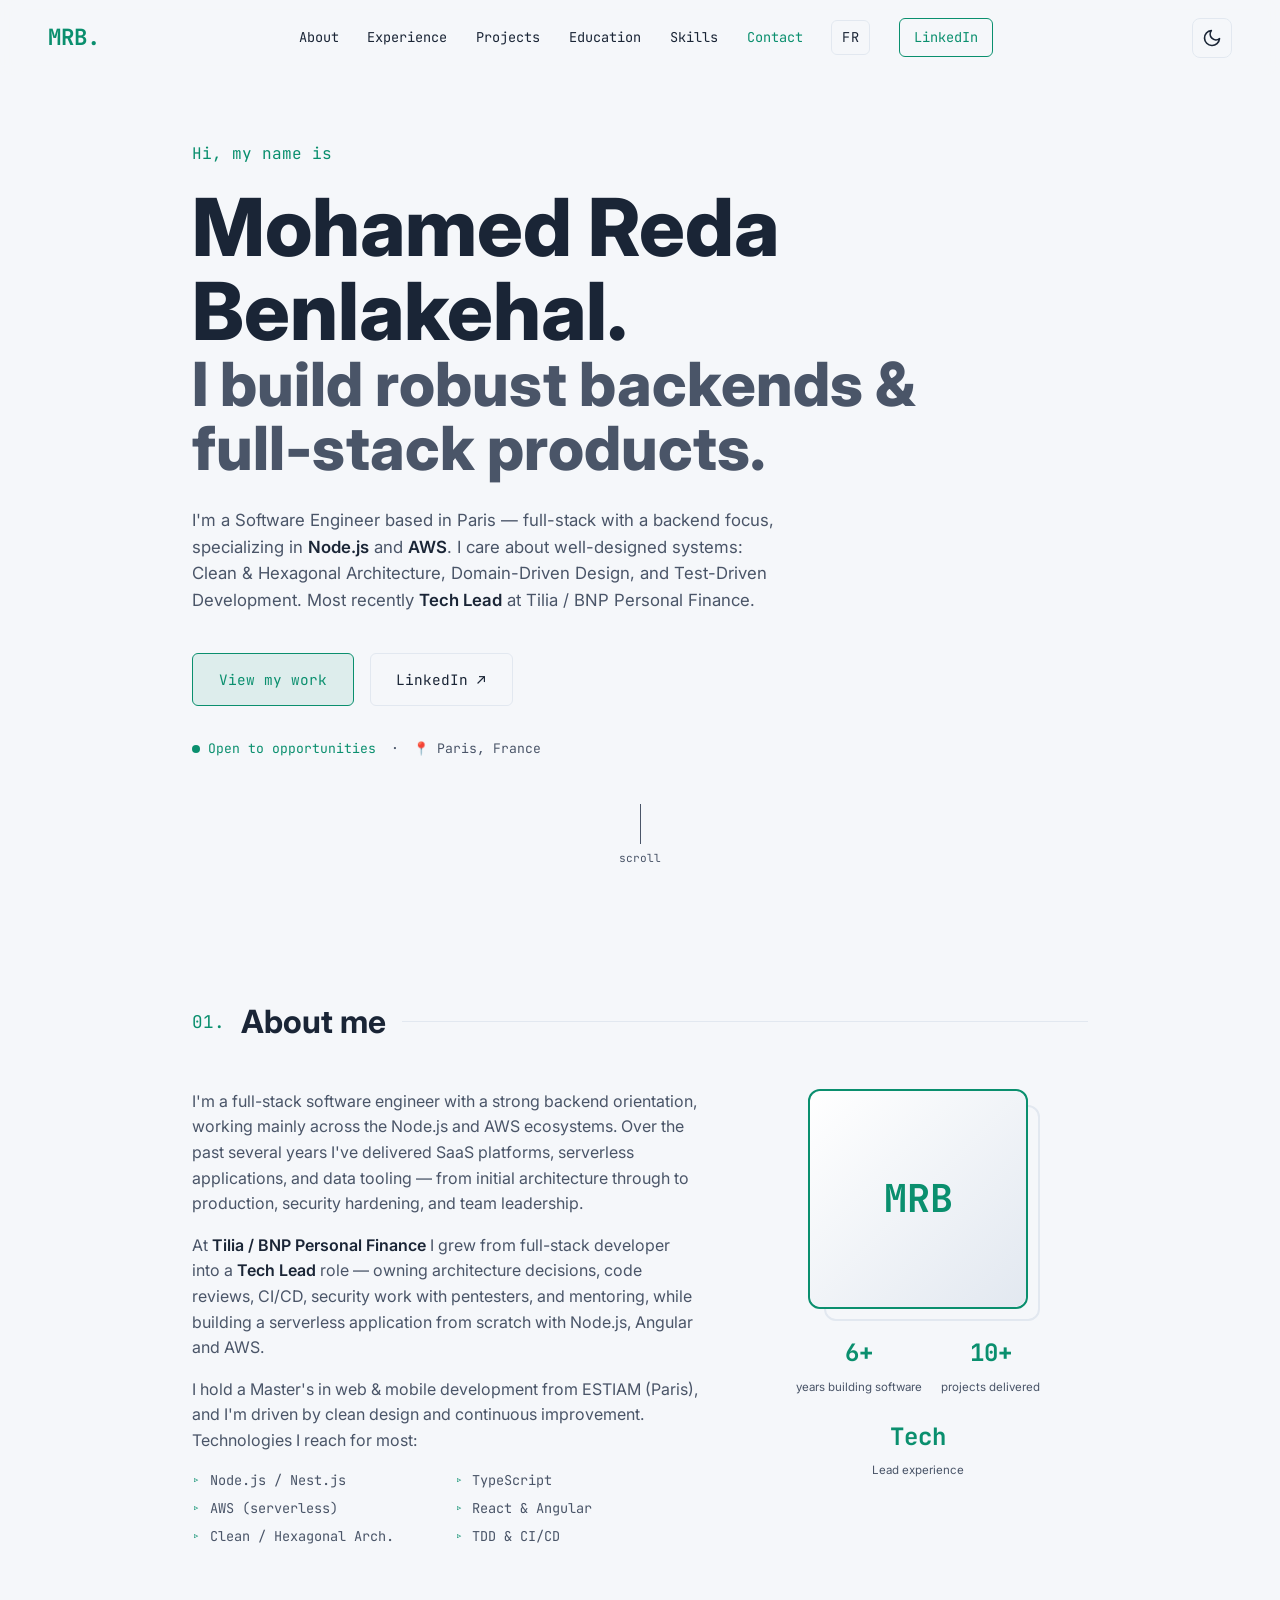
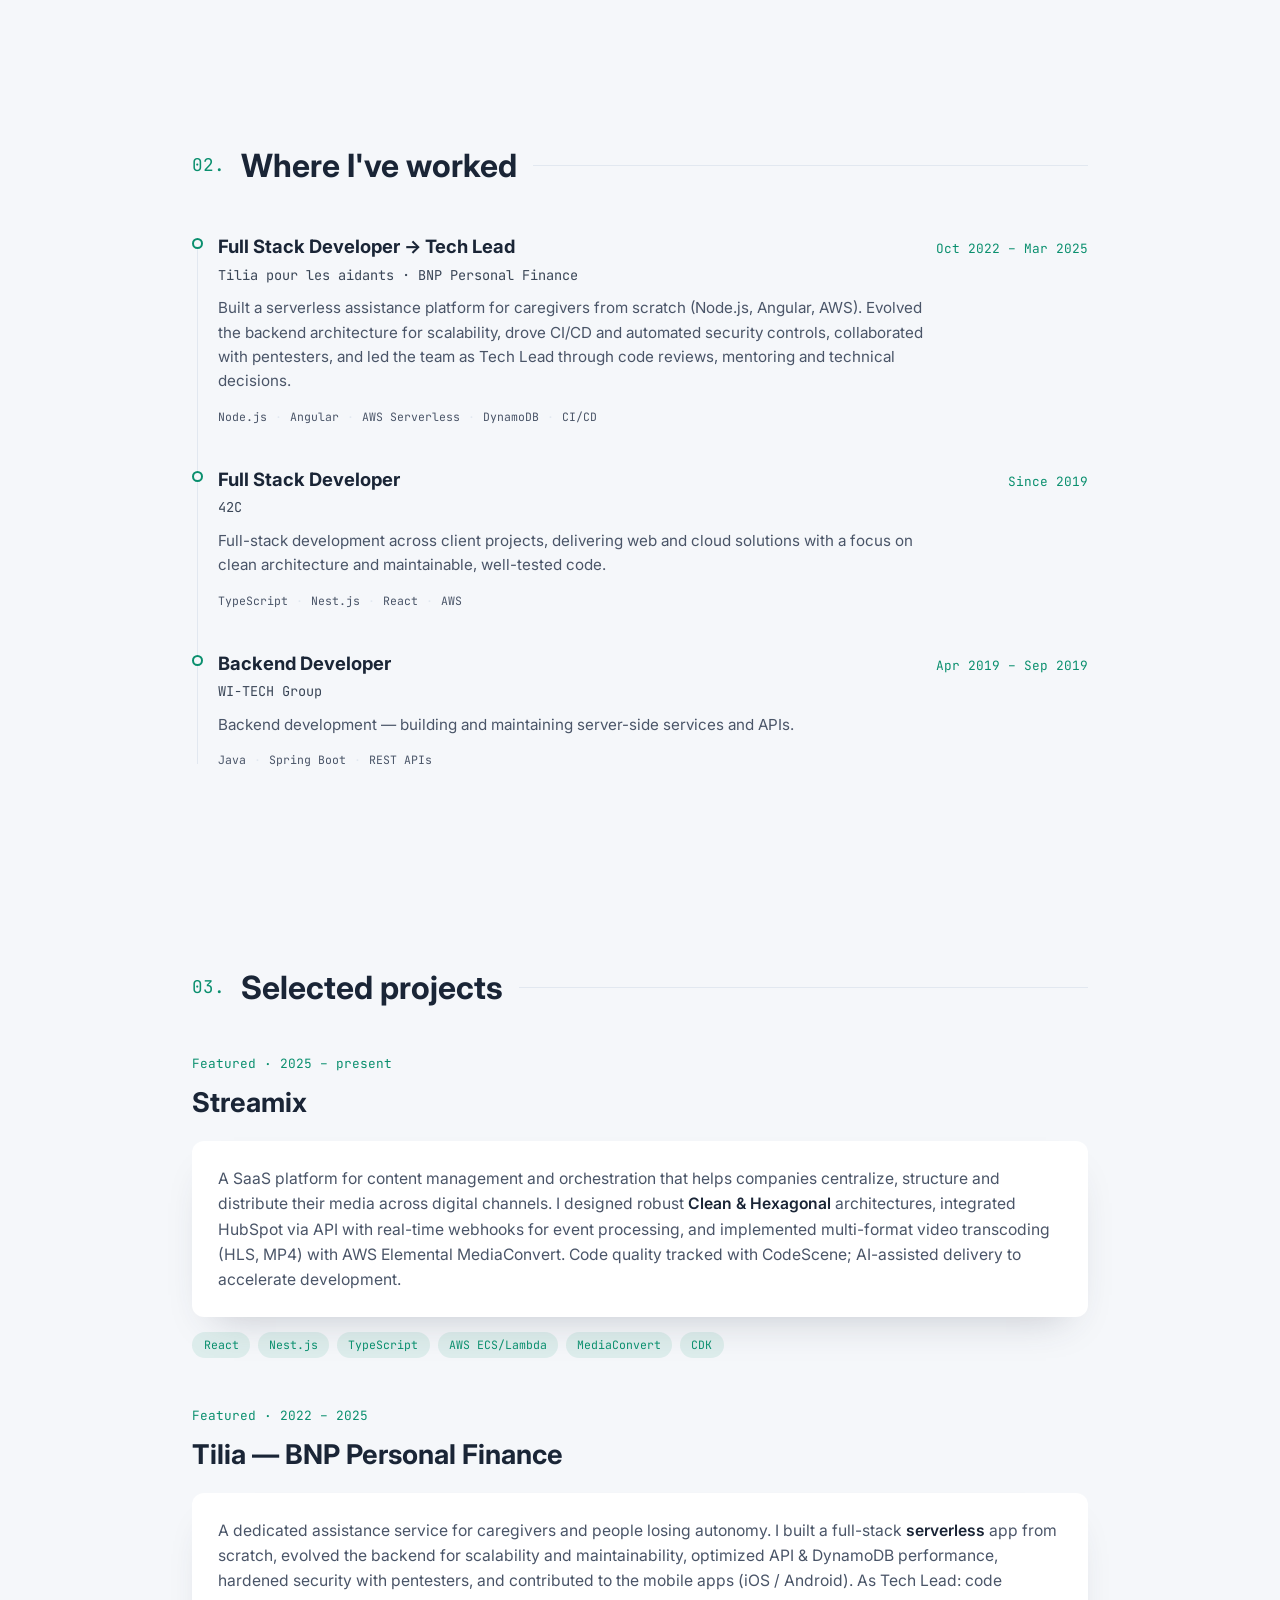
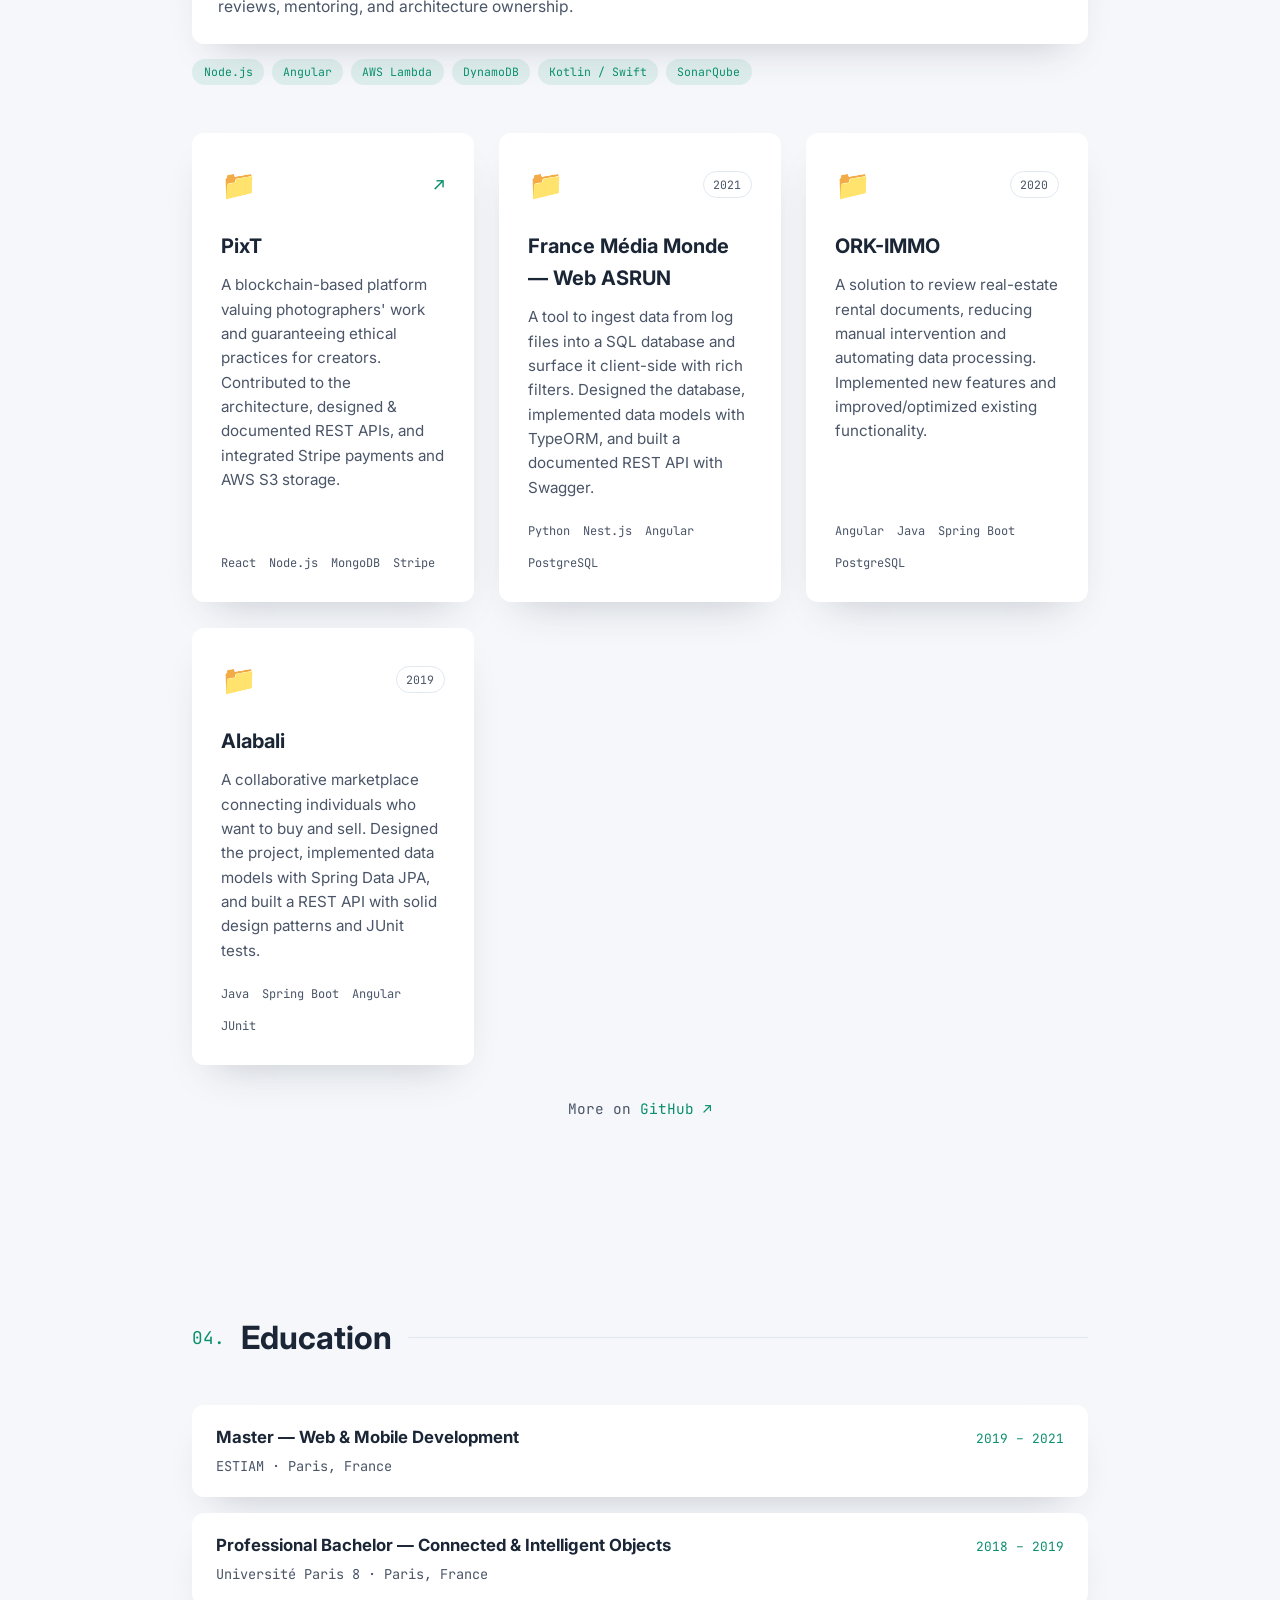
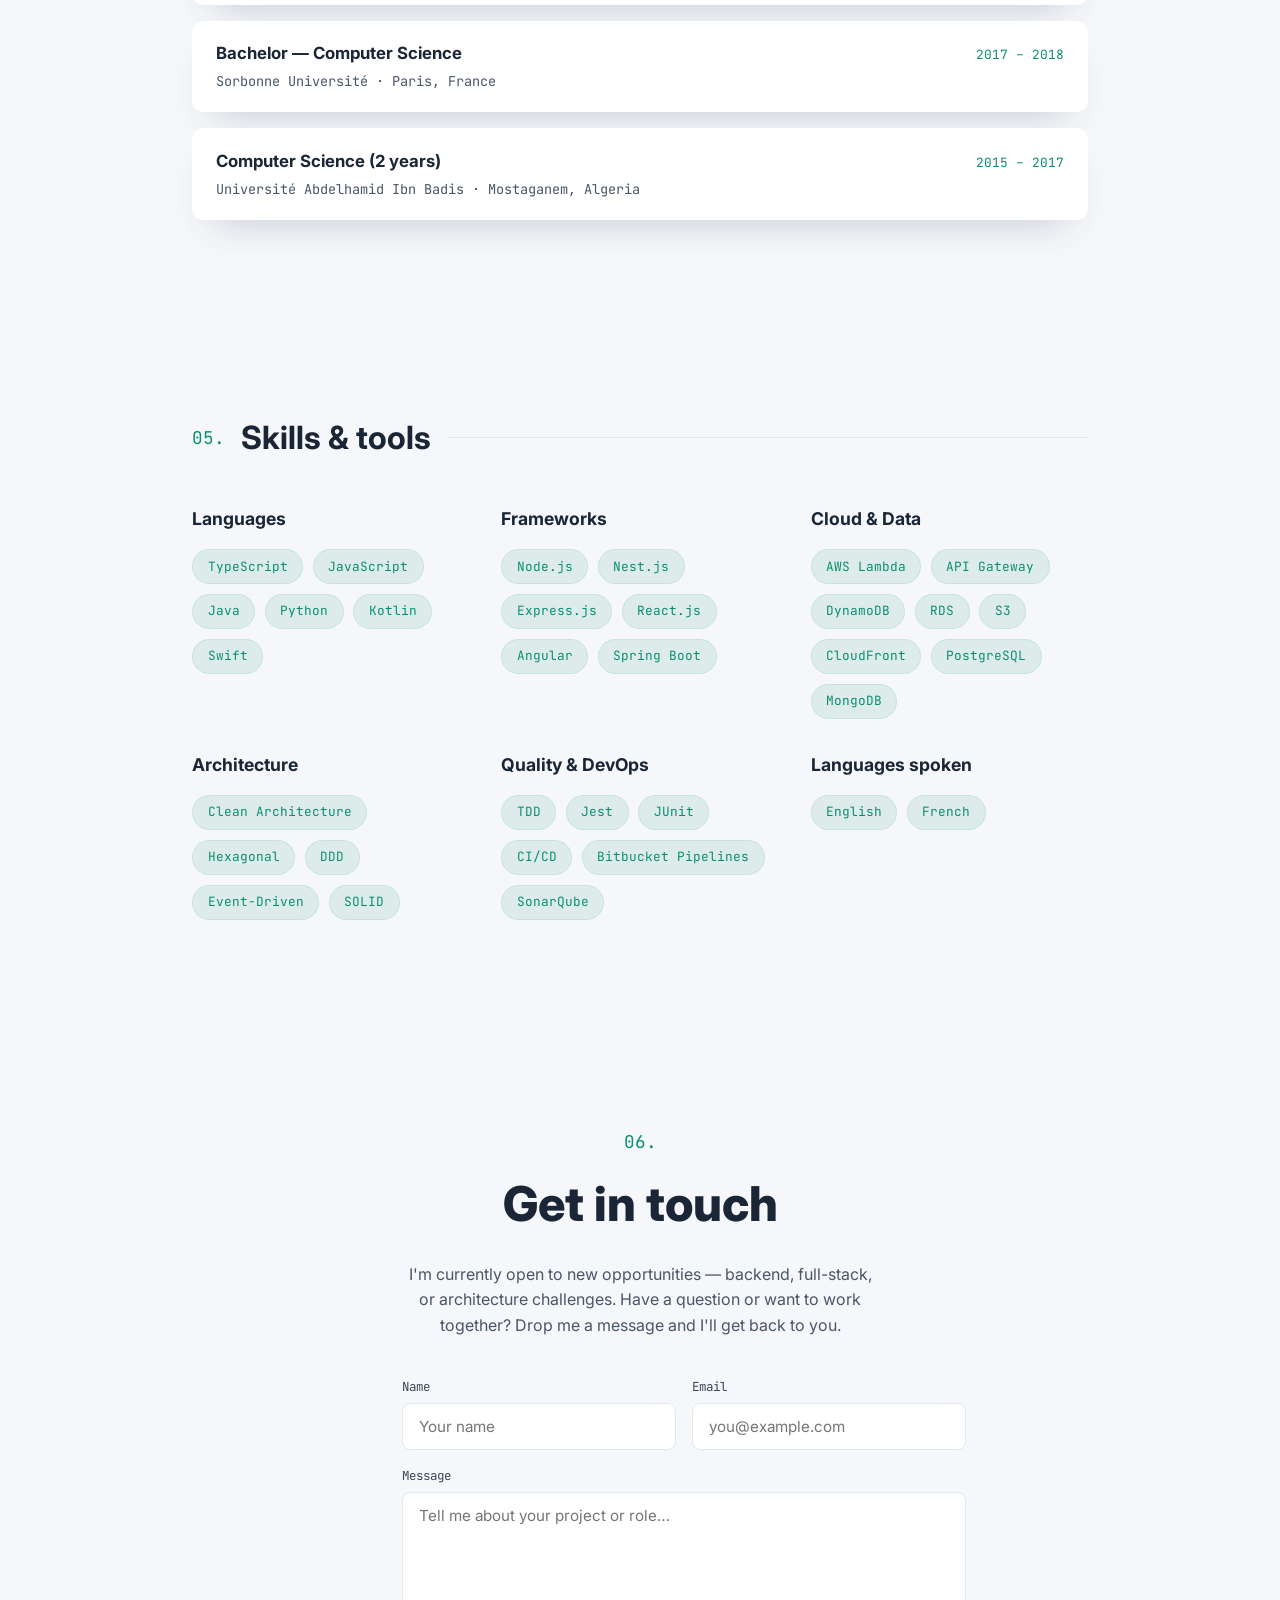
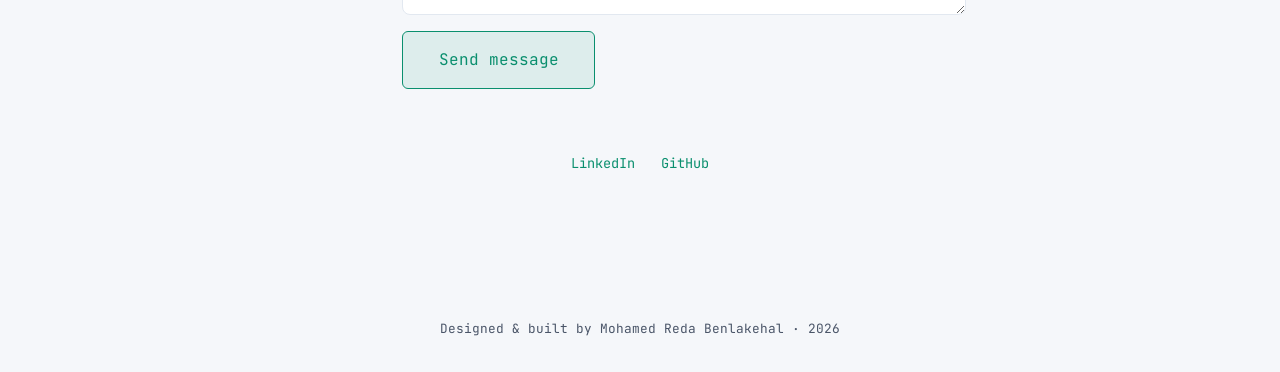
<file: index.html>
<!DOCTYPE html>
<html lang="en" data-theme="dark">
<head>
  <meta charset="UTF-8" />
  <meta name="viewport" content="width=device-width, initial-scale=1.0" />
  <meta name="theme-color" content="#0a192f" />

  <!-- Primary SEO -->
  <title>Mohamed Reda Benlakehal — Software Engineer (Node.js & AWS)</title>
  <meta name="description" content="Mohamed Reda Benlakehal — Software Engineer, Full Stack (backend-focused) with Node.js & AWS. Clean & Hexagonal Architecture, DDD, TDD. Based in Paris, France." />
  <meta name="author" content="Mohamed Reda Benlakehal" />
  <meta name="keywords" content="Mohamed Reda Benlakehal, Software Engineer, Full Stack Developer, Node.js, AWS, TypeScript, Nest.js, Clean Architecture, Paris" />
  <link rel="canonical" href="https://redabenlakehal.github.io/portfolio/" />
  <link rel="alternate" hreflang="en" href="https://redabenlakehal.github.io/portfolio/" />
  <link rel="alternate" hreflang="fr" href="https://redabenlakehal.github.io/portfolio/fr/" />
  <link rel="alternate" hreflang="x-default" href="https://redabenlakehal.github.io/portfolio/" />

  <!-- Open Graph / social preview -->
  <meta property="og:type" content="website" />
  <meta property="og:locale" content="en_US" />
  <meta property="og:locale:alternate" content="fr_FR" />
  <meta property="og:title" content="Mohamed Reda Benlakehal — Software Engineer" />
  <meta property="og:description" content="Full Stack Software Engineer, backend-focused with Node.js & AWS. Clean & Hexagonal Architecture, DDD, TDD." />
  <meta property="og:image" content="https://redabenlakehal.github.io/portfolio/og-image.png" />
  <meta property="og:url" content="https://redabenlakehal.github.io/portfolio/" />
  <meta name="twitter:card" content="summary_large_image" />
  <meta name="twitter:title" content="Mohamed Reda Benlakehal — Software Engineer" />
  <meta name="twitter:description" content="Full Stack Software Engineer, backend-focused with Node.js & AWS." />
  <meta name="twitter:image" content="https://redabenlakehal.github.io/portfolio/og-image.png" />

  <!-- Favicon (inline SVG monogram) -->
  <link rel="icon" href="data:image/svg+xml,%3Csvg xmlns='http://www.w3.org/2000/svg' viewBox='0 0 100 100'%3E%3Crect width='100' height='100' rx='22' fill='%230a192f'/%3E%3Ctext x='50' y='68' font-family='monospace' font-size='46' font-weight='700' fill='%2364ffda' text-anchor='middle'%3EM%3C/text%3E%3C/svg%3E" />

  <!-- Structured data for search engines -->
  <script type="application/ld+json">
  {
    "@context": "https://schema.org",
    "@type": "Person",
    "name": "Mohamed Reda Benlakehal",
    "jobTitle": "Software Engineer — Full Stack (Node.js & AWS)",
    "address": { "@type": "PostalAddress", "addressLocality": "Paris", "addressCountry": "FR" },
    "url": "https://redabenlakehal.github.io/portfolio/",
    "sameAs": [
      "https://www.linkedin.com/in/mohamed-reda-benlakehal",
      "https://github.com/RedaBenlakehal"
    ],
    "knowsAbout": ["Node.js", "AWS", "TypeScript", "Nest.js", "Clean Architecture", "Domain-Driven Design", "Test-Driven Development"]
  }
  </script>

  <link rel="preconnect" href="https://fonts.googleapis.com" />
  <link rel="preconnect" href="https://fonts.gstatic.com" crossorigin />
  <link href="https://fonts.googleapis.com/css2?family=Inter:wght@400;500;600;700;800&family=JetBrains+Mono:wght@400;600&display=swap" rel="stylesheet" />
  <link rel="stylesheet" href="style.css" />

  <!-- Analytics: GoatCounter (privacy-friendly, no cookies, GDPR-safe without a banner).
       Dashboard: https://redabenlakehal.goatcounter.com -->
  <script data-goatcounter="https://redabenlakehal.goatcounter.com/count" async src="//gc.zgo.at/count.js"></script>
</head>
<body>
  <a href="#main" class="skip-link">Skip to content</a>

  <!-- Navigation -->
  <header class="nav" id="nav">
    <a href="#top" class="nav__logo">MRB<span>.</span></a>
    <nav class="nav__links" id="navLinks" aria-label="Primary">
      <a href="#about">About</a>
      <a href="#experience">Experience</a>
      <a href="#projects">Projects</a>
      <a href="#education">Education</a>
      <a href="#skills">Skills</a>
      <a href="#contact">Contact</a>
      <a href="fr/" class="nav__lang" lang="fr" hreflang="fr" aria-label="Voir en français">FR</a>
      <a href="https://www.linkedin.com/in/mohamed-reda-benlakehal" class="nav__cta" target="_blank" rel="noopener">LinkedIn</a>
    </nav>
    <div class="nav__actions">
      <button class="theme-toggle" id="themeToggle" aria-label="Switch color theme" title="Toggle light / dark">
        <svg class="icon-sun" width="20" height="20" viewBox="0 0 24 24" fill="none" stroke="currentColor" stroke-width="2" stroke-linecap="round"><circle cx="12" cy="12" r="4"/><path d="M12 2v2M12 20v2M2 12h2M20 12h2M5 5l1.5 1.5M17.5 17.5L19 19M19 5l-1.5 1.5M6.5 17.5L5 19"/></svg>
        <svg class="icon-moon" width="20" height="20" viewBox="0 0 24 24" fill="none" stroke="currentColor" stroke-width="2" stroke-linecap="round" stroke-linejoin="round"><path d="M21 12.8A9 9 0 1 1 11.2 3 7 7 0 0 0 21 12.8z"/></svg>
      </button>
      <button class="nav__toggle" id="navToggle" aria-label="Toggle menu" aria-expanded="false">
        <span></span><span></span><span></span>
      </button>
    </div>
  </header>

  <!-- Hero -->
  <section class="hero" id="top">
    <div class="hero__inner">
      <p class="hero__eyebrow">Hi, my name is</p>
      <h1 class="hero__title">Mohamed Reda Benlakehal.</h1>
      <h2 class="hero__subtitle">I build robust backends &amp; full-stack products.</h2>
      <p class="hero__text">
        I'm a Software Engineer based in Paris — full-stack with a backend
        focus, specializing in <strong>Node.js</strong> and <strong>AWS</strong>.
        I care about well-designed systems: Clean &amp; Hexagonal Architecture,
        Domain-Driven Design, and Test-Driven Development. Most recently
        <strong>Tech Lead</strong> at Tilia / BNP Personal Finance.
      </p>
      <div class="hero__cta">
        <a href="#projects" class="btn btn--primary">View my work</a>
        <a href="https://www.linkedin.com/in/mohamed-reda-benlakehal" class="btn btn--ghost" target="_blank" rel="noopener">LinkedIn ↗</a>
      </div>
      <div class="hero__meta">
        <span class="hero__status"><span class="dot"></span> Open to opportunities</span>
        <span aria-hidden="true">·</span>
        <span>📍 Paris, France</span>
      </div>
    </div>
    <div class="hero__scroll" aria-hidden="true"><span></span><p>scroll</p></div>
  </section>

  <main id="main">
    <!-- About -->
    <section class="section" id="about">
      <div class="section__head">
        <span class="section__num">01.</span>
        <h2 class="section__title">About me</h2>
        <span class="section__rule"></span>
      </div>
      <div class="about">
        <div class="about__text">
          <p>
            I'm a full-stack software engineer with a strong backend
            orientation, working mainly across the Node.js and AWS ecosystems.
            Over the past several years I've delivered SaaS platforms, serverless
            applications, and data tooling — from initial architecture through to
            production, security hardening, and team leadership.
          </p>
          <p>
            At <strong>Tilia / BNP Personal Finance</strong> I grew from
            full-stack developer into a <strong>Tech Lead</strong> role — owning
            architecture decisions, code reviews, CI/CD, security work with
            pentesters, and mentoring, while building a serverless application
            from scratch with Node.js, Angular and AWS.
          </p>
          <p>
            I hold a Master's in web &amp; mobile development from ESTIAM (Paris),
            and I'm driven by clean design and continuous improvement.
            Technologies I reach for most:
          </p>
          <ul class="about__list">
            <li>Node.js / Nest.js</li>
            <li>TypeScript</li>
            <li>AWS (serverless)</li>
            <li>React &amp; Angular</li>
            <li>Clean / Hexagonal Arch.</li>
            <li>TDD &amp; CI/CD</li>
          </ul>
        </div>
        <div class="about__aside">
          <div class="about__portrait-frame">
            <!-- To use a real photo: replace the div below with
                 <img src="me.jpg" alt="Mohamed Reda Benlakehal" /> -->
            <div class="about__portrait-img" aria-label="Portrait placeholder">MRB</div>
          </div>
          <div class="stats">
            <div class="stat"><span class="stat__num">6+</span><span class="stat__label">years building software</span></div>
            <div class="stat"><span class="stat__num">10+</span><span class="stat__label">projects delivered</span></div>
            <div class="stat"><span class="stat__num">Tech</span><span class="stat__label">Lead experience</span></div>
          </div>
        </div>
      </div>
    </section>

    <!-- Experience -->
    <section class="section" id="experience">
      <div class="section__head">
        <span class="section__num">02.</span>
        <h2 class="section__title">Where I've worked</h2>
        <span class="section__rule"></span>
      </div>
      <div class="timeline">
        <div class="tl">
          <div class="tl__dot"></div>
          <div class="tl__body">
            <div class="tl__head">
              <h3>Full Stack Developer → Tech Lead</h3>
              <span class="tl__date">Oct 2022 – Mar 2025</span>
            </div>
            <p class="tl__org">Tilia pour les aidants · BNP Personal Finance</p>
            <p class="tl__desc">
              Built a serverless assistance platform for caregivers from scratch
              (Node.js, Angular, AWS). Evolved the backend architecture for
              scalability, drove CI/CD and automated security controls,
              collaborated with pentesters, and led the team as Tech Lead through
              code reviews, mentoring and technical decisions.
            </p>
            <ul class="tags"><li>Node.js</li><li>Angular</li><li>AWS Serverless</li><li>DynamoDB</li><li>CI/CD</li></ul>
          </div>
        </div>
        <div class="tl">
          <div class="tl__dot"></div>
          <div class="tl__body">
            <div class="tl__head">
              <h3>Full Stack Developer</h3>
              <span class="tl__date">Since 2019</span>
            </div>
            <p class="tl__org">42C</p>
            <p class="tl__desc">
              Full-stack development across client projects, delivering web and
              cloud solutions with a focus on clean architecture and maintainable,
              well-tested code.
            </p>
            <ul class="tags"><li>TypeScript</li><li>Nest.js</li><li>React</li><li>AWS</li></ul>
          </div>
        </div>
        <div class="tl">
          <div class="tl__dot"></div>
          <div class="tl__body">
            <div class="tl__head">
              <h3>Backend Developer</h3>
              <span class="tl__date">Apr 2019 – Sep 2019</span>
            </div>
            <p class="tl__org">WI-TECH Group</p>
            <p class="tl__desc">
              Backend development — building and maintaining server-side services
              and APIs.
            </p>
            <ul class="tags"><li>Java</li><li>Spring Boot</li><li>REST APIs</li></ul>
          </div>
        </div>
      </div>
    </section>

    <!-- Projects -->
    <section class="section" id="projects">
      <div class="section__head">
        <span class="section__num">03.</span>
        <h2 class="section__title">Selected projects</h2>
        <span class="section__rule"></span>
      </div>

      <!-- Featured -->
      <article class="feature">
        <div class="feature__body">
          <p class="feature__eyebrow">Featured · 2025 – present</p>
          <h3 class="feature__title">Streamix</h3>
          <div class="feature__panel">
            <p>
              A SaaS platform for content management and orchestration that helps
              companies centralize, structure and distribute their media across
              digital channels. I designed robust <strong>Clean &amp; Hexagonal</strong>
              architectures, integrated HubSpot via API with real-time webhooks for
              event processing, and implemented multi-format video transcoding
              (HLS, MP4) with AWS Elemental MediaConvert. Code quality tracked with
              CodeScene; AI-assisted delivery to accelerate development.
            </p>
          </div>
          <ul class="tags tags--accent"><li>React</li><li>Nest.js</li><li>TypeScript</li><li>AWS ECS/Lambda</li><li>MediaConvert</li><li>CDK</li></ul>
        </div>
      </article>

      <article class="feature feature--reverse">
        <div class="feature__body">
          <p class="feature__eyebrow">Featured · 2022 – 2025</p>
          <h3 class="feature__title">Tilia — BNP Personal Finance</h3>
          <div class="feature__panel">
            <p>
              A dedicated assistance service for caregivers and people losing
              autonomy. I built a full-stack <strong>serverless</strong> app from
              scratch, evolved the backend for scalability and maintainability,
              optimized API &amp; DynamoDB performance, hardened security with
              pentesters, and contributed to the mobile apps (iOS / Android). As
              Tech Lead: code reviews, mentoring, and architecture ownership.
            </p>
          </div>
          <ul class="tags tags--accent"><li>Node.js</li><li>Angular</li><li>AWS Lambda</li><li>DynamoDB</li><li>Kotlin / Swift</li><li>SonarQube</li></ul>
        </div>
      </article>

      <!-- Grid of other projects -->
      <div class="projects">
        <article class="card">
          <div class="card__top">
            <span class="card__folder">📁</span>
            <div class="card__links">
              <a href="https://pixt.cloud" target="_blank" rel="noopener" aria-label="Live site">↗</a>
            </div>
          </div>
          <h3 class="card__title">PixT</h3>
          <p class="card__desc">
            A blockchain-based platform valuing photographers' work and
            guaranteeing ethical practices for creators. Contributed to the
            architecture, designed &amp; documented REST APIs, and integrated
            Stripe payments and AWS S3 storage.
          </p>
          <ul class="card__tech"><li>React</li><li>Node.js</li><li>MongoDB</li><li>Stripe</li></ul>
        </article>

        <article class="card">
          <div class="card__top"><span class="card__folder">📁</span><span class="card__badge">2021</span></div>
          <h3 class="card__title">France Média Monde — Web ASRUN</h3>
          <p class="card__desc">
            A tool to ingest data from log files into a SQL database and surface
            it client-side with rich filters. Designed the database, implemented
            data models with TypeORM, and built a documented REST API with Swagger.
          </p>
          <ul class="card__tech"><li>Python</li><li>Nest.js</li><li>Angular</li><li>PostgreSQL</li></ul>
        </article>

        <article class="card">
          <div class="card__top"><span class="card__folder">📁</span><span class="card__badge">2020</span></div>
          <h3 class="card__title">ORK-IMMO</h3>
          <p class="card__desc">
            A solution to review real-estate rental documents, reducing manual
            intervention and automating data processing. Implemented new features
            and improved/optimized existing functionality.
          </p>
          <ul class="card__tech"><li>Angular</li><li>Java</li><li>Spring Boot</li><li>PostgreSQL</li></ul>
        </article>

        <article class="card">
          <div class="card__top"><span class="card__folder">📁</span><span class="card__badge">2019</span></div>
          <h3 class="card__title">Alabali</h3>
          <p class="card__desc">
            A collaborative marketplace connecting individuals who want to buy and
            sell. Designed the project, implemented data models with Spring Data
            JPA, and built a REST API with solid design patterns and JUnit tests.
          </p>
          <ul class="card__tech"><li>Java</li><li>Spring Boot</li><li>Angular</li><li>JUnit</li></ul>
        </article>
      </div>
      <p class="projects__more">
        More on <a href="https://github.com/RedaBenlakehal" target="_blank" rel="noopener">GitHub&nbsp;↗</a>
      </p>
    </section>

    <!-- Education -->
    <section class="section" id="education">
      <div class="section__head">
        <span class="section__num">04.</span>
        <h2 class="section__title">Education</h2>
        <span class="section__rule"></span>
      </div>
      <div class="edu">
        <div class="edu__item">
          <div class="edu__head"><h3>Master — Web &amp; Mobile Development</h3><span>2019 – 2021</span></div>
          <p class="edu__org">ESTIAM · Paris, France</p>
        </div>
        <div class="edu__item">
          <div class="edu__head"><h3>Professional Bachelor — Connected &amp; Intelligent Objects</h3><span>2018 – 2019</span></div>
          <p class="edu__org">Université Paris 8 · Paris, France</p>
        </div>
        <div class="edu__item">
          <div class="edu__head"><h3>Bachelor — Computer Science</h3><span>2017 – 2018</span></div>
          <p class="edu__org">Sorbonne Université · Paris, France</p>
        </div>
        <div class="edu__item">
          <div class="edu__head"><h3>Computer Science (2 years)</h3><span>2015 – 2017</span></div>
          <p class="edu__org">Université Abdelhamid Ibn Badis · Mostaganem, Algeria</p>
        </div>
      </div>
    </section>

    <!-- Skills -->
    <section class="section" id="skills">
      <div class="section__head">
        <span class="section__num">05.</span>
        <h2 class="section__title">Skills &amp; tools</h2>
        <span class="section__rule"></span>
      </div>
      <div class="skills">
        <div class="skills__group">
          <h3>Languages</h3>
          <div class="chips"><span>TypeScript</span><span>JavaScript</span><span>Java</span><span>Python</span><span>Kotlin</span><span>Swift</span></div>
        </div>
        <div class="skills__group">
          <h3>Frameworks</h3>
          <div class="chips"><span>Node.js</span><span>Nest.js</span><span>Express.js</span><span>React.js</span><span>Angular</span><span>Spring Boot</span></div>
        </div>
        <div class="skills__group">
          <h3>Cloud &amp; Data</h3>
          <div class="chips"><span>AWS Lambda</span><span>API Gateway</span><span>DynamoDB</span><span>RDS</span><span>S3</span><span>CloudFront</span><span>PostgreSQL</span><span>MongoDB</span></div>
        </div>
        <div class="skills__group">
          <h3>Architecture</h3>
          <div class="chips"><span>Clean Architecture</span><span>Hexagonal</span><span>DDD</span><span>Event-Driven</span><span>SOLID</span></div>
        </div>
        <div class="skills__group">
          <h3>Quality &amp; DevOps</h3>
          <div class="chips"><span>TDD</span><span>Jest</span><span>JUnit</span><span>CI/CD</span><span>Bitbucket Pipelines</span><span>SonarQube</span></div>
        </div>
        <div class="skills__group">
          <h3>Languages spoken</h3>
          <div class="chips"><span>English</span><span>French</span></div>
        </div>
      </div>
    </section>

    <!-- Contact -->
    <section class="section section--contact" id="contact">
      <span class="section__num section__num--center">06.</span>
      <h2 class="contact__title">Get in touch</h2>
      <p class="contact__text">
        I'm currently open to new opportunities — backend, full-stack, or
        architecture challenges. Have a question or want to work together? Drop me
        a message and I'll get back to you.
      </p>

      <!-- CONTACT FORM: create a free form at https://formspree.io, then replace
           YOUR_FORM_ID below with your endpoint (e.g. xdorwkez). See README. -->
      <form class="cform" id="contactForm" action="https://formspree.io/f/xjgnbrvq" method="POST">
        <!-- Honeypot: hidden from humans; bots that fill it are silently dropped by Formspree -->
        <input type="text" name="_gotcha" tabindex="-1" autocomplete="off" aria-hidden="true" style="position:absolute;left:-9999px;width:1px;height:1px;opacity:0" />
        <div class="cform__row">
          <label class="cform__field">
            <span>Name</span>
            <input type="text" name="name" required autocomplete="name" placeholder="Your name" />
          </label>
          <label class="cform__field">
            <span>Email</span>
            <input type="email" name="email" required autocomplete="email" placeholder="you@example.com" />
          </label>
        </div>
        <label class="cform__field">
          <span>Message</span>
          <textarea name="message" rows="5" required placeholder="Tell me about your project or role…"></textarea>
        </label>
        <button type="submit" class="btn btn--primary btn--lg">Send message</button>
        <p class="cform__status" id="formStatus" role="status" aria-live="polite"></p>
      </form>

      <div class="contact__socials">
        <a href="https://www.linkedin.com/in/mohamed-reda-benlakehal" target="_blank" rel="noopener">LinkedIn</a>
        <a href="https://github.com/RedaBenlakehal" target="_blank" rel="noopener">GitHub</a>
      </div>
    </section>
  </main>

  <footer class="footer">
    <p>Designed &amp; built by Mohamed Reda Benlakehal · <span id="year"></span></p>
  </footer>

  <script src="script.js"></script>
</body>
</html>
</file>
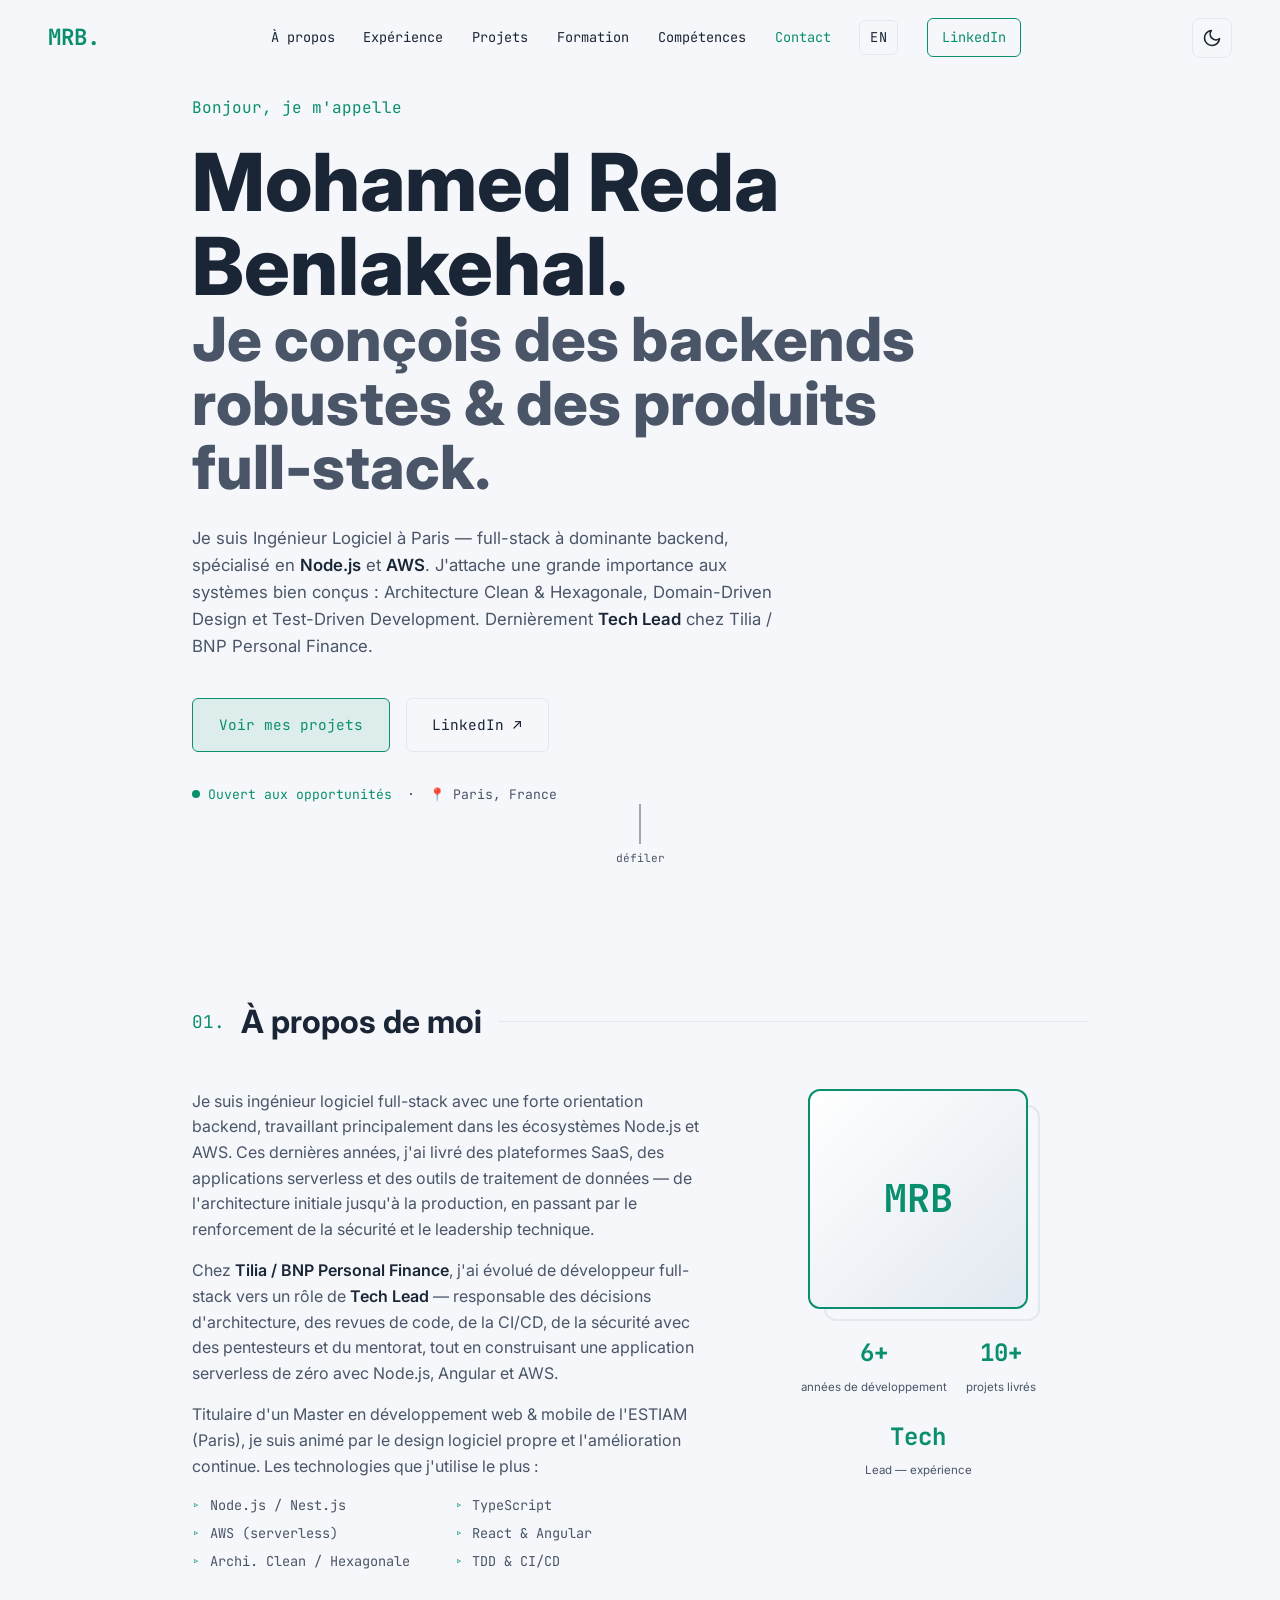
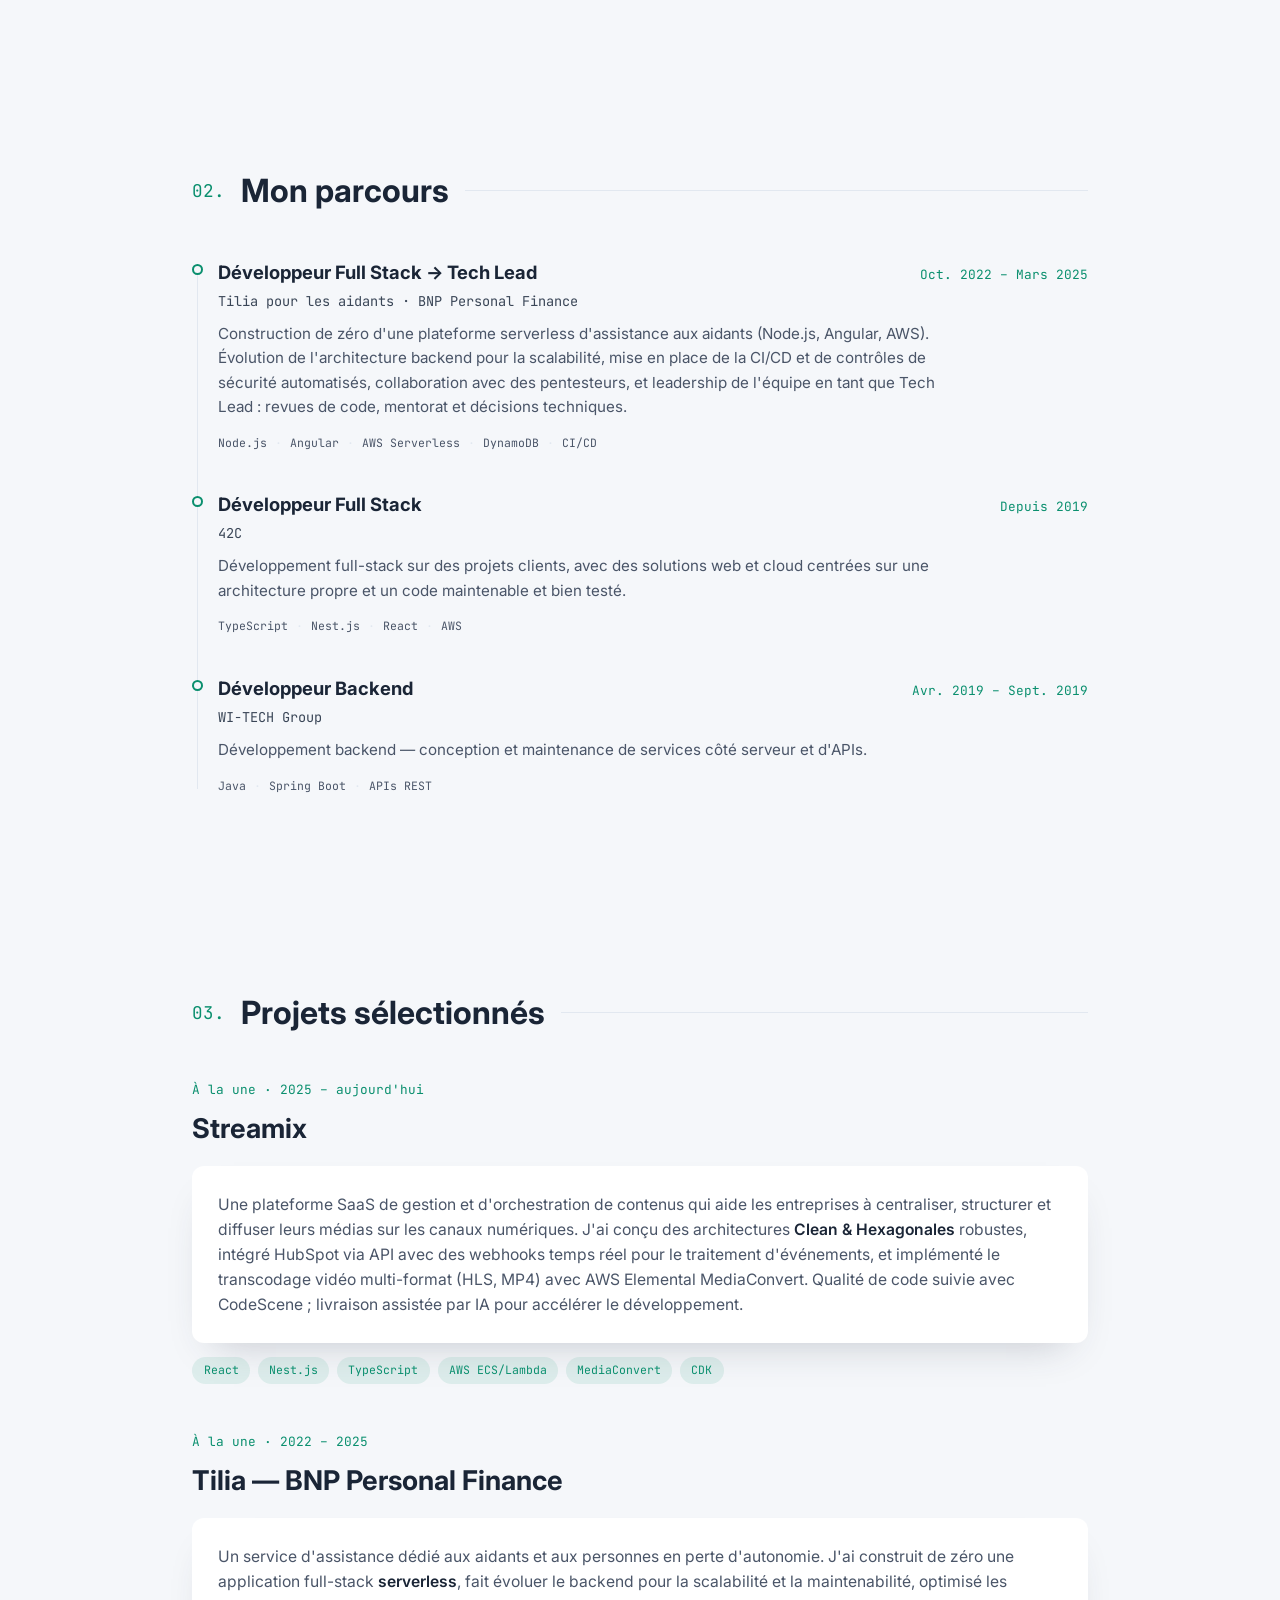
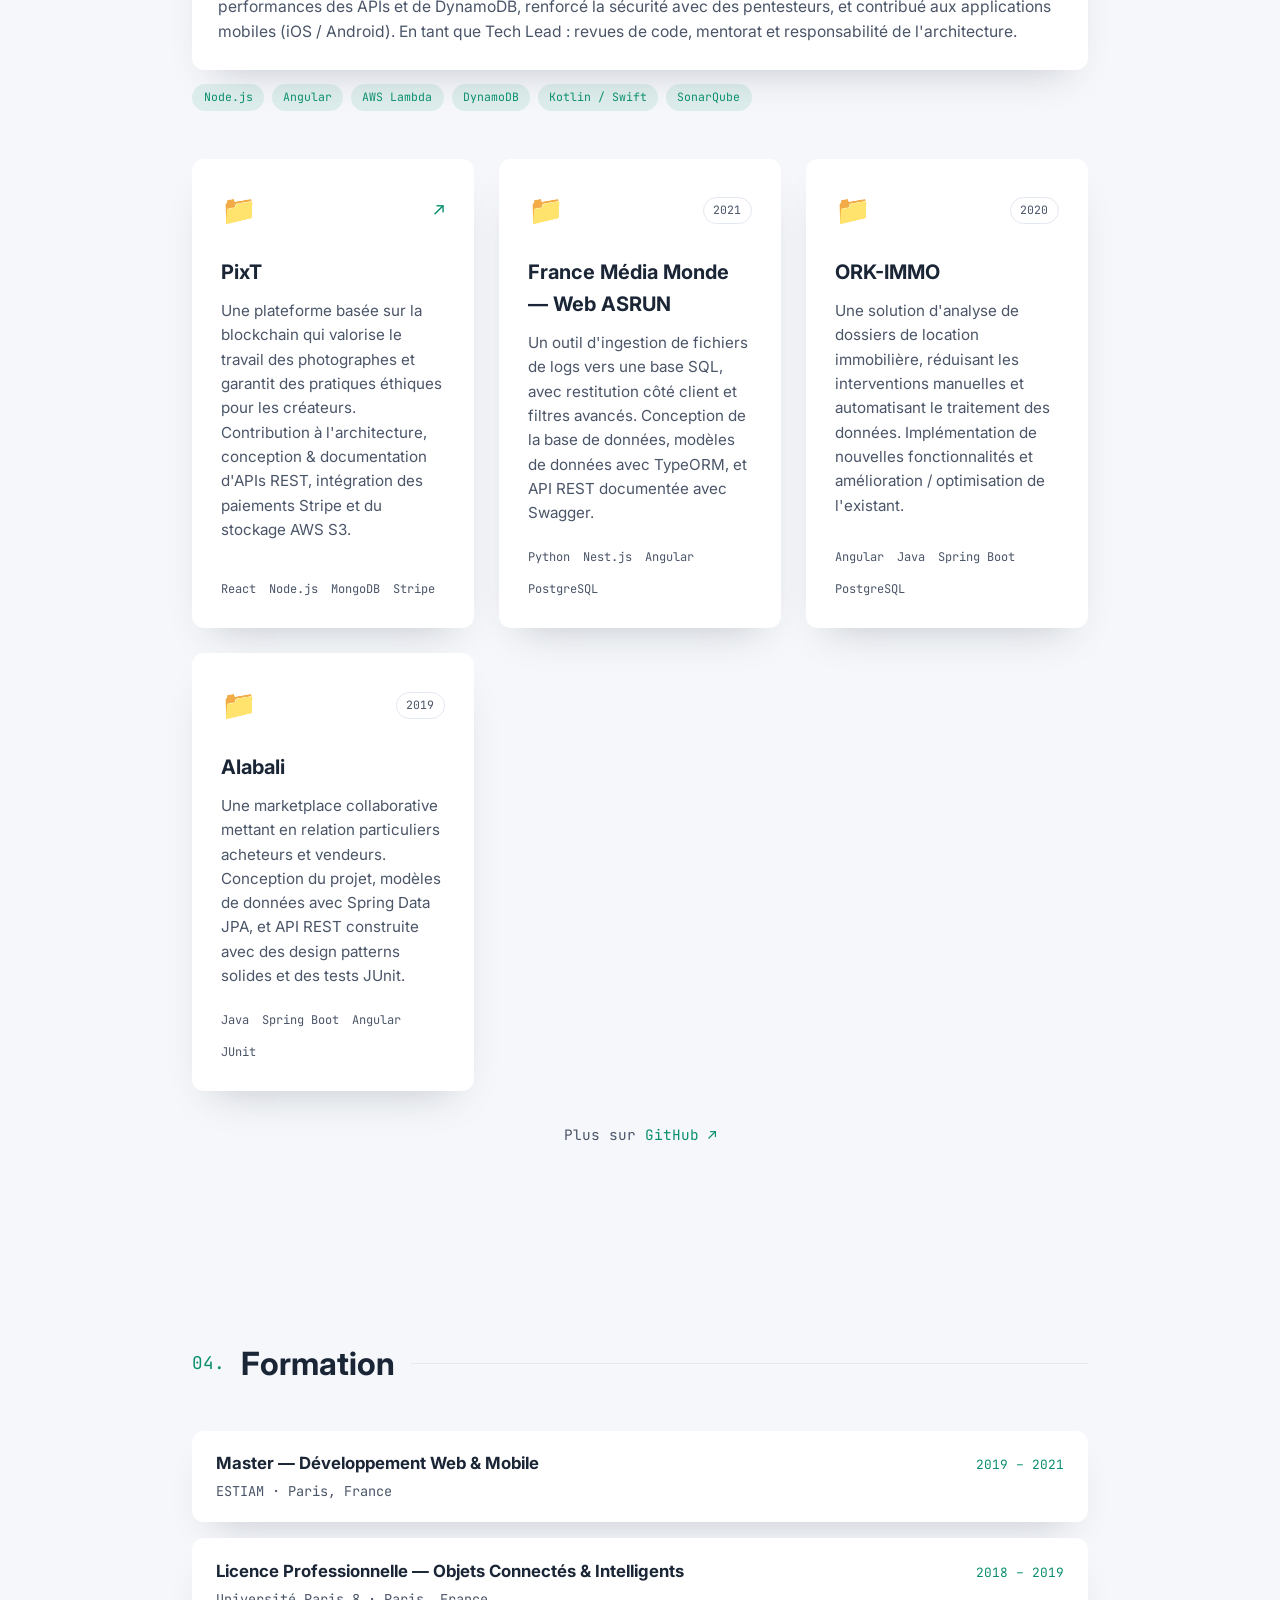
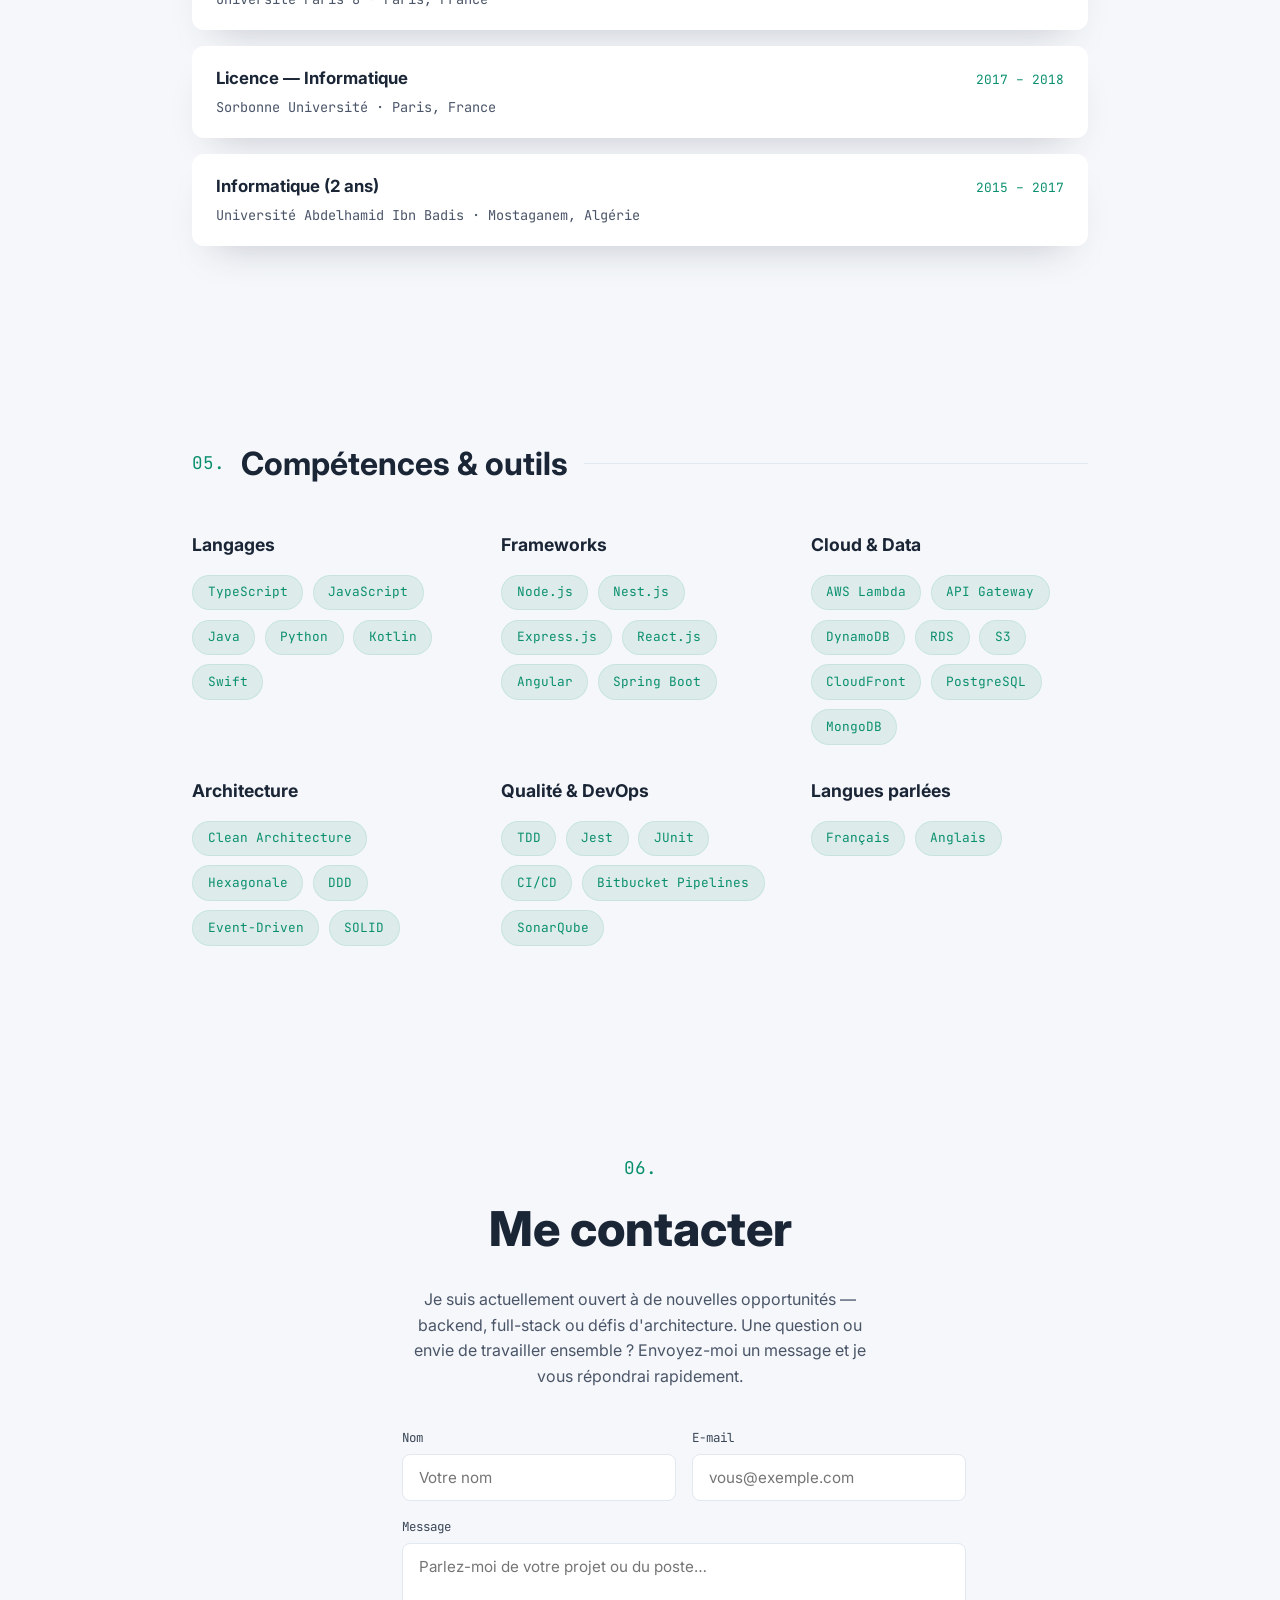
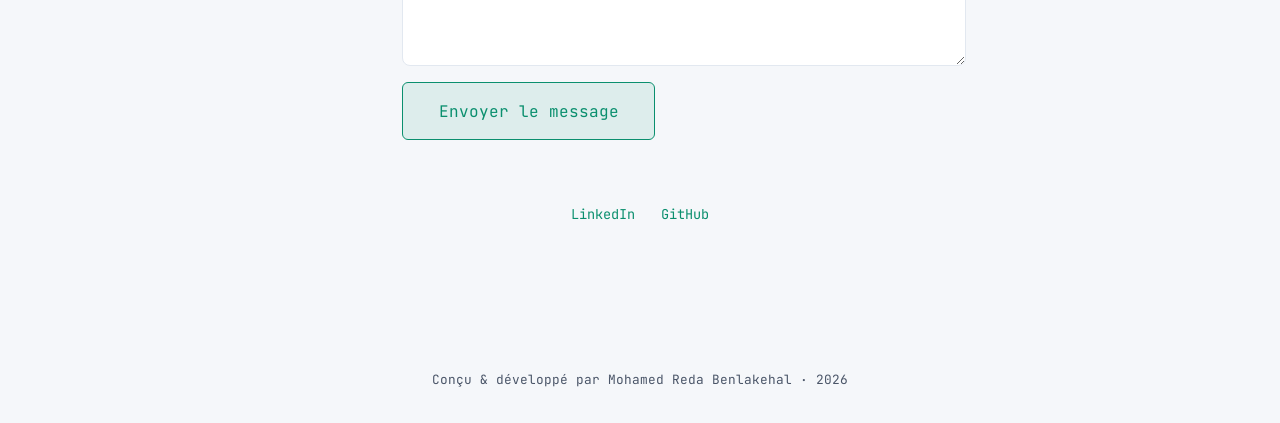
<file: fr/index.html>
<!DOCTYPE html>
<html lang="fr" data-theme="dark">
<head>
  <meta charset="UTF-8" />
  <meta name="viewport" content="width=device-width, initial-scale=1.0" />
  <meta name="theme-color" content="#0a192f" />

  <!-- Primary SEO -->
  <title>Mohamed Reda Benlakehal — Ingénieur Logiciel (Node.js & AWS)</title>
  <meta name="description" content="Mohamed Reda Benlakehal — Ingénieur Logiciel Full Stack (orienté backend) avec Node.js & AWS. Architecture Clean & Hexagonale, DDD, TDD. Basé à Paris, France." />
  <meta name="author" content="Mohamed Reda Benlakehal" />
  <meta name="keywords" content="Mohamed Reda Benlakehal, Ingénieur Logiciel, Développeur Full Stack, Node.js, AWS, TypeScript, Nest.js, Clean Architecture, Paris" />
  <link rel="canonical" href="https://redabenlakehal.github.io/portfolio/fr/" />
  <link rel="alternate" hreflang="en" href="https://redabenlakehal.github.io/portfolio/" />
  <link rel="alternate" hreflang="fr" href="https://redabenlakehal.github.io/portfolio/fr/" />
  <link rel="alternate" hreflang="x-default" href="https://redabenlakehal.github.io/portfolio/" />

  <!-- Open Graph / social preview -->
  <meta property="og:type" content="website" />
  <meta property="og:locale" content="fr_FR" />
  <meta property="og:locale:alternate" content="en_US" />
  <meta property="og:title" content="Mohamed Reda Benlakehal — Ingénieur Logiciel" />
  <meta property="og:description" content="Ingénieur Logiciel Full Stack, orienté backend avec Node.js & AWS. Architecture Clean & Hexagonale, DDD, TDD." />
  <meta property="og:image" content="https://redabenlakehal.github.io/portfolio/og-image.png" />
  <meta property="og:url" content="https://redabenlakehal.github.io/portfolio/fr/" />
  <meta name="twitter:card" content="summary_large_image" />
  <meta name="twitter:title" content="Mohamed Reda Benlakehal — Ingénieur Logiciel" />
  <meta name="twitter:description" content="Ingénieur Logiciel Full Stack, orienté backend avec Node.js & AWS." />
  <meta name="twitter:image" content="https://redabenlakehal.github.io/portfolio/og-image.png" />

  <!-- Favicon (inline SVG monogram) -->
  <link rel="icon" href="data:image/svg+xml,%3Csvg xmlns='http://www.w3.org/2000/svg' viewBox='0 0 100 100'%3E%3Crect width='100' height='100' rx='22' fill='%230a192f'/%3E%3Ctext x='50' y='68' font-family='monospace' font-size='46' font-weight='700' fill='%2364ffda' text-anchor='middle'%3EM%3C/text%3E%3C/svg%3E" />

  <!-- Structured data for search engines -->
  <script type="application/ld+json">
  {
    "@context": "https://schema.org",
    "@type": "Person",
    "name": "Mohamed Reda Benlakehal",
    "jobTitle": "Ingénieur Logiciel — Full Stack (Node.js & AWS)",
    "address": { "@type": "PostalAddress", "addressLocality": "Paris", "addressCountry": "FR" },
    "url": "https://redabenlakehal.github.io/portfolio/fr/",
    "sameAs": [
      "https://www.linkedin.com/in/mohamed-reda-benlakehal",
      "https://github.com/RedaBenlakehal"
    ],
    "knowsAbout": ["Node.js", "AWS", "TypeScript", "Nest.js", "Clean Architecture", "Domain-Driven Design", "Test-Driven Development"]
  }
  </script>

  <link rel="preconnect" href="https://fonts.googleapis.com" />
  <link rel="preconnect" href="https://fonts.gstatic.com" crossorigin />
  <link href="https://fonts.googleapis.com/css2?family=Inter:wght@400;500;600;700;800&family=JetBrains+Mono:wght@400;600&display=swap" rel="stylesheet" />
  <link rel="stylesheet" href="../style.css" />

  <!-- Analytics: GoatCounter (privacy-friendly, no cookies, GDPR-safe without a banner).
       Dashboard: https://redabenlakehal.goatcounter.com -->
  <script data-goatcounter="https://redabenlakehal.goatcounter.com/count" async src="//gc.zgo.at/count.js"></script>
</head>
<body>
  <a href="#main" class="skip-link">Aller au contenu</a>

  <!-- Navigation -->
  <header class="nav" id="nav">
    <a href="#top" class="nav__logo">MRB<span>.</span></a>
    <nav class="nav__links" id="navLinks" aria-label="Navigation principale">
      <a href="#about">À propos</a>
      <a href="#experience">Expérience</a>
      <a href="#projects">Projets</a>
      <a href="#education">Formation</a>
      <a href="#skills">Compétences</a>
      <a href="#contact">Contact</a>
      <a href="../" class="nav__lang" lang="en" hreflang="en" aria-label="Switch to English">EN</a>
      <a href="https://www.linkedin.com/in/mohamed-reda-benlakehal" class="nav__cta" target="_blank" rel="noopener">LinkedIn</a>
    </nav>
    <div class="nav__actions">
      <button class="theme-toggle" id="themeToggle" aria-label="Changer de thème" title="Basculer clair / sombre">
        <svg class="icon-sun" width="20" height="20" viewBox="0 0 24 24" fill="none" stroke="currentColor" stroke-width="2" stroke-linecap="round"><circle cx="12" cy="12" r="4"/><path d="M12 2v2M12 20v2M2 12h2M20 12h2M5 5l1.5 1.5M17.5 17.5L19 19M19 5l-1.5 1.5M6.5 17.5L5 19"/></svg>
        <svg class="icon-moon" width="20" height="20" viewBox="0 0 24 24" fill="none" stroke="currentColor" stroke-width="2" stroke-linecap="round" stroke-linejoin="round"><path d="M21 12.8A9 9 0 1 1 11.2 3 7 7 0 0 0 21 12.8z"/></svg>
      </button>
      <button class="nav__toggle" id="navToggle" aria-label="Ouvrir le menu" aria-expanded="false">
        <span></span><span></span><span></span>
      </button>
    </div>
  </header>

  <!-- Hero -->
  <section class="hero" id="top">
    <div class="hero__inner">
      <p class="hero__eyebrow">Bonjour, je m'appelle</p>
      <h1 class="hero__title">Mohamed Reda Benlakehal.</h1>
      <h2 class="hero__subtitle">Je conçois des backends robustes &amp; des produits full-stack.</h2>
      <p class="hero__text">
        Je suis Ingénieur Logiciel à Paris — full-stack à dominante backend,
        spécialisé en <strong>Node.js</strong> et <strong>AWS</strong>.
        J'attache une grande importance aux systèmes bien conçus : Architecture
        Clean &amp; Hexagonale, Domain-Driven Design et Test-Driven Development.
        Dernièrement <strong>Tech Lead</strong> chez Tilia / BNP Personal Finance.
      </p>
      <div class="hero__cta">
        <a href="#projects" class="btn btn--primary">Voir mes projets</a>
        <a href="https://www.linkedin.com/in/mohamed-reda-benlakehal" class="btn btn--ghost" target="_blank" rel="noopener">LinkedIn ↗</a>
      </div>
      <div class="hero__meta">
        <span class="hero__status"><span class="dot"></span> Ouvert aux opportunités</span>
        <span aria-hidden="true">·</span>
        <span>📍 Paris, France</span>
      </div>
    </div>
    <div class="hero__scroll" aria-hidden="true"><span></span><p>défiler</p></div>
  </section>

  <main id="main">
    <!-- About -->
    <section class="section" id="about">
      <div class="section__head">
        <span class="section__num">01.</span>
        <h2 class="section__title">À propos de moi</h2>
        <span class="section__rule"></span>
      </div>
      <div class="about">
        <div class="about__text">
          <p>
            Je suis ingénieur logiciel full-stack avec une forte orientation
            backend, travaillant principalement dans les écosystèmes Node.js et
            AWS. Ces dernières années, j'ai livré des plateformes SaaS, des
            applications serverless et des outils de traitement de données — de
            l'architecture initiale jusqu'à la production, en passant par le
            renforcement de la sécurité et le leadership technique.
          </p>
          <p>
            Chez <strong>Tilia / BNP Personal Finance</strong>, j'ai évolué de
            développeur full-stack vers un rôle de <strong>Tech Lead</strong> —
            responsable des décisions d'architecture, des revues de code, de la
            CI/CD, de la sécurité avec des pentesteurs et du mentorat, tout en
            construisant une application serverless de zéro avec Node.js, Angular
            et AWS.
          </p>
          <p>
            Titulaire d'un Master en développement web &amp; mobile de l'ESTIAM
            (Paris), je suis animé par le design logiciel propre et l'amélioration
            continue. Les technologies que j'utilise le plus :
          </p>
          <ul class="about__list">
            <li>Node.js / Nest.js</li>
            <li>TypeScript</li>
            <li>AWS (serverless)</li>
            <li>React &amp; Angular</li>
            <li>Archi. Clean / Hexagonale</li>
            <li>TDD &amp; CI/CD</li>
          </ul>
        </div>
        <div class="about__aside">
          <div class="about__portrait-frame">
            <!-- To use a real photo: replace the div below with
                 <img src="../me.jpg" alt="Mohamed Reda Benlakehal" /> -->
            <div class="about__portrait-img" aria-label="Portrait (photo à venir)">MRB</div>
          </div>
          <div class="stats">
            <div class="stat"><span class="stat__num">6+</span><span class="stat__label">années de développement</span></div>
            <div class="stat"><span class="stat__num">10+</span><span class="stat__label">projets livrés</span></div>
            <div class="stat"><span class="stat__num">Tech</span><span class="stat__label">Lead — expérience</span></div>
          </div>
        </div>
      </div>
    </section>

    <!-- Experience -->
    <section class="section" id="experience">
      <div class="section__head">
        <span class="section__num">02.</span>
        <h2 class="section__title">Mon parcours</h2>
        <span class="section__rule"></span>
      </div>
      <div class="timeline">
        <div class="tl">
          <div class="tl__dot"></div>
          <div class="tl__body">
            <div class="tl__head">
              <h3>Développeur Full Stack → Tech Lead</h3>
              <span class="tl__date">Oct. 2022 – Mars 2025</span>
            </div>
            <p class="tl__org">Tilia pour les aidants · BNP Personal Finance</p>
            <p class="tl__desc">
              Construction de zéro d'une plateforme serverless d'assistance aux
              aidants (Node.js, Angular, AWS). Évolution de l'architecture backend
              pour la scalabilité, mise en place de la CI/CD et de contrôles de
              sécurité automatisés, collaboration avec des pentesteurs, et
              leadership de l'équipe en tant que Tech Lead : revues de code,
              mentorat et décisions techniques.
            </p>
            <ul class="tags"><li>Node.js</li><li>Angular</li><li>AWS Serverless</li><li>DynamoDB</li><li>CI/CD</li></ul>
          </div>
        </div>
        <div class="tl">
          <div class="tl__dot"></div>
          <div class="tl__body">
            <div class="tl__head">
              <h3>Développeur Full Stack</h3>
              <span class="tl__date">Depuis 2019</span>
            </div>
            <p class="tl__org">42C</p>
            <p class="tl__desc">
              Développement full-stack sur des projets clients, avec des solutions
              web et cloud centrées sur une architecture propre et un code
              maintenable et bien testé.
            </p>
            <ul class="tags"><li>TypeScript</li><li>Nest.js</li><li>React</li><li>AWS</li></ul>
          </div>
        </div>
        <div class="tl">
          <div class="tl__dot"></div>
          <div class="tl__body">
            <div class="tl__head">
              <h3>Développeur Backend</h3>
              <span class="tl__date">Avr. 2019 – Sept. 2019</span>
            </div>
            <p class="tl__org">WI-TECH Group</p>
            <p class="tl__desc">
              Développement backend — conception et maintenance de services côté
              serveur et d'APIs.
            </p>
            <ul class="tags"><li>Java</li><li>Spring Boot</li><li>APIs REST</li></ul>
          </div>
        </div>
      </div>
    </section>

    <!-- Projects -->
    <section class="section" id="projects">
      <div class="section__head">
        <span class="section__num">03.</span>
        <h2 class="section__title">Projets sélectionnés</h2>
        <span class="section__rule"></span>
      </div>

      <!-- Featured -->
      <article class="feature">
        <div class="feature__body">
          <p class="feature__eyebrow">À la une · 2025 – aujourd'hui</p>
          <h3 class="feature__title">Streamix</h3>
          <div class="feature__panel">
            <p>
              Une plateforme SaaS de gestion et d'orchestration de contenus qui
              aide les entreprises à centraliser, structurer et diffuser leurs
              médias sur les canaux numériques. J'ai conçu des architectures
              <strong>Clean &amp; Hexagonales</strong> robustes, intégré HubSpot
              via API avec des webhooks temps réel pour le traitement
              d'événements, et implémenté le transcodage vidéo multi-format
              (HLS, MP4) avec AWS Elemental MediaConvert. Qualité de code suivie
              avec CodeScene ; livraison assistée par IA pour accélérer le
              développement.
            </p>
          </div>
          <ul class="tags tags--accent"><li>React</li><li>Nest.js</li><li>TypeScript</li><li>AWS ECS/Lambda</li><li>MediaConvert</li><li>CDK</li></ul>
        </div>
      </article>

      <article class="feature feature--reverse">
        <div class="feature__body">
          <p class="feature__eyebrow">À la une · 2022 – 2025</p>
          <h3 class="feature__title">Tilia — BNP Personal Finance</h3>
          <div class="feature__panel">
            <p>
              Un service d'assistance dédié aux aidants et aux personnes en perte
              d'autonomie. J'ai construit de zéro une application full-stack
              <strong>serverless</strong>, fait évoluer le backend pour la
              scalabilité et la maintenabilité, optimisé les performances des APIs
              et de DynamoDB, renforcé la sécurité avec des pentesteurs, et
              contribué aux applications mobiles (iOS / Android). En tant que Tech
              Lead : revues de code, mentorat et responsabilité de l'architecture.
            </p>
          </div>
          <ul class="tags tags--accent"><li>Node.js</li><li>Angular</li><li>AWS Lambda</li><li>DynamoDB</li><li>Kotlin / Swift</li><li>SonarQube</li></ul>
        </div>
      </article>

      <!-- Grid of other projects -->
      <div class="projects">
        <article class="card">
          <div class="card__top">
            <span class="card__folder">📁</span>
            <div class="card__links">
              <a href="https://pixt.cloud" target="_blank" rel="noopener" aria-label="Site en ligne">↗</a>
            </div>
          </div>
          <h3 class="card__title">PixT</h3>
          <p class="card__desc">
            Une plateforme basée sur la blockchain qui valorise le travail des
            photographes et garantit des pratiques éthiques pour les créateurs.
            Contribution à l'architecture, conception &amp; documentation d'APIs
            REST, intégration des paiements Stripe et du stockage AWS S3.
          </p>
          <ul class="card__tech"><li>React</li><li>Node.js</li><li>MongoDB</li><li>Stripe</li></ul>
        </article>

        <article class="card">
          <div class="card__top"><span class="card__folder">📁</span><span class="card__badge">2021</span></div>
          <h3 class="card__title">France Média Monde — Web ASRUN</h3>
          <p class="card__desc">
            Un outil d'ingestion de fichiers de logs vers une base SQL, avec
            restitution côté client et filtres avancés. Conception de la base de
            données, modèles de données avec TypeORM, et API REST documentée avec
            Swagger.
          </p>
          <ul class="card__tech"><li>Python</li><li>Nest.js</li><li>Angular</li><li>PostgreSQL</li></ul>
        </article>

        <article class="card">
          <div class="card__top"><span class="card__folder">📁</span><span class="card__badge">2020</span></div>
          <h3 class="card__title">ORK-IMMO</h3>
          <p class="card__desc">
            Une solution d'analyse de dossiers de location immobilière, réduisant
            les interventions manuelles et automatisant le traitement des données.
            Implémentation de nouvelles fonctionnalités et amélioration /
            optimisation de l'existant.
          </p>
          <ul class="card__tech"><li>Angular</li><li>Java</li><li>Spring Boot</li><li>PostgreSQL</li></ul>
        </article>

        <article class="card">
          <div class="card__top"><span class="card__folder">📁</span><span class="card__badge">2019</span></div>
          <h3 class="card__title">Alabali</h3>
          <p class="card__desc">
            Une marketplace collaborative mettant en relation particuliers
            acheteurs et vendeurs. Conception du projet, modèles de données avec
            Spring Data JPA, et API REST construite avec des design patterns
            solides et des tests JUnit.
          </p>
          <ul class="card__tech"><li>Java</li><li>Spring Boot</li><li>Angular</li><li>JUnit</li></ul>
        </article>
      </div>
      <p class="projects__more">
        Plus sur <a href="https://github.com/RedaBenlakehal" target="_blank" rel="noopener">GitHub&nbsp;↗</a>
      </p>
    </section>

    <!-- Education -->
    <section class="section" id="education">
      <div class="section__head">
        <span class="section__num">04.</span>
        <h2 class="section__title">Formation</h2>
        <span class="section__rule"></span>
      </div>
      <div class="edu">
        <div class="edu__item">
          <div class="edu__head"><h3>Master — Développement Web &amp; Mobile</h3><span>2019 – 2021</span></div>
          <p class="edu__org">ESTIAM · Paris, France</p>
        </div>
        <div class="edu__item">
          <div class="edu__head"><h3>Licence Professionnelle — Objets Connectés &amp; Intelligents</h3><span>2018 – 2019</span></div>
          <p class="edu__org">Université Paris 8 · Paris, France</p>
        </div>
        <div class="edu__item">
          <div class="edu__head"><h3>Licence — Informatique</h3><span>2017 – 2018</span></div>
          <p class="edu__org">Sorbonne Université · Paris, France</p>
        </div>
        <div class="edu__item">
          <div class="edu__head"><h3>Informatique (2 ans)</h3><span>2015 – 2017</span></div>
          <p class="edu__org">Université Abdelhamid Ibn Badis · Mostaganem, Algérie</p>
        </div>
      </div>
    </section>

    <!-- Skills -->
    <section class="section" id="skills">
      <div class="section__head">
        <span class="section__num">05.</span>
        <h2 class="section__title">Compétences &amp; outils</h2>
        <span class="section__rule"></span>
      </div>
      <div class="skills">
        <div class="skills__group">
          <h3>Langages</h3>
          <div class="chips"><span>TypeScript</span><span>JavaScript</span><span>Java</span><span>Python</span><span>Kotlin</span><span>Swift</span></div>
        </div>
        <div class="skills__group">
          <h3>Frameworks</h3>
          <div class="chips"><span>Node.js</span><span>Nest.js</span><span>Express.js</span><span>React.js</span><span>Angular</span><span>Spring Boot</span></div>
        </div>
        <div class="skills__group">
          <h3>Cloud &amp; Data</h3>
          <div class="chips"><span>AWS Lambda</span><span>API Gateway</span><span>DynamoDB</span><span>RDS</span><span>S3</span><span>CloudFront</span><span>PostgreSQL</span><span>MongoDB</span></div>
        </div>
        <div class="skills__group">
          <h3>Architecture</h3>
          <div class="chips"><span>Clean Architecture</span><span>Hexagonale</span><span>DDD</span><span>Event-Driven</span><span>SOLID</span></div>
        </div>
        <div class="skills__group">
          <h3>Qualité &amp; DevOps</h3>
          <div class="chips"><span>TDD</span><span>Jest</span><span>JUnit</span><span>CI/CD</span><span>Bitbucket Pipelines</span><span>SonarQube</span></div>
        </div>
        <div class="skills__group">
          <h3>Langues parlées</h3>
          <div class="chips"><span>Français</span><span>Anglais</span></div>
        </div>
      </div>
    </section>

    <!-- Contact -->
    <section class="section section--contact" id="contact">
      <span class="section__num section__num--center">06.</span>
      <h2 class="contact__title">Me contacter</h2>
      <p class="contact__text">
        Je suis actuellement ouvert à de nouvelles opportunités — backend,
        full-stack ou défis d'architecture. Une question ou envie de travailler
        ensemble ? Envoyez-moi un message et je vous répondrai rapidement.
      </p>

      <form class="cform" id="contactForm" action="https://formspree.io/f/xjgnbrvq" method="POST">
        <!-- Honeypot: hidden from humans; bots that fill it are silently dropped by Formspree -->
        <input type="text" name="_gotcha" tabindex="-1" autocomplete="off" aria-hidden="true" style="position:absolute;left:-9999px;width:1px;height:1px;opacity:0" />
        <div class="cform__row">
          <label class="cform__field">
            <span>Nom</span>
            <input type="text" name="name" required autocomplete="name" placeholder="Votre nom" />
          </label>
          <label class="cform__field">
            <span>E-mail</span>
            <input type="email" name="email" required autocomplete="email" placeholder="vous@exemple.com" />
          </label>
        </div>
        <label class="cform__field">
          <span>Message</span>
          <textarea name="message" rows="5" required placeholder="Parlez-moi de votre projet ou du poste…"></textarea>
        </label>
        <button type="submit" class="btn btn--primary btn--lg">Envoyer le message</button>
        <p class="cform__status" id="formStatus" role="status" aria-live="polite"></p>
      </form>

      <div class="contact__socials">
        <a href="https://www.linkedin.com/in/mohamed-reda-benlakehal" target="_blank" rel="noopener">LinkedIn</a>
        <a href="https://github.com/RedaBenlakehal" target="_blank" rel="noopener">GitHub</a>
      </div>
    </section>
  </main>

  <footer class="footer">
    <p>Conçu &amp; développé par Mohamed Reda Benlakehal · <span id="year"></span></p>
  </footer>

  <script src="../script.js"></script>
</body>
</html>
</file>
<file: style.css>
/* ===========================================================
   Mohamed Reda Benlakehal — Portfolio
   Theme variables at the top. Light + dark via [data-theme].
   =========================================================== */

:root {
  --font-sans: "Inter", system-ui, -apple-system, sans-serif;
  --font-mono: "JetBrains Mono", "Fira Code", monospace;
  --radius: 12px;
  --transition: 0.25s cubic-bezier(0.645, 0.045, 0.355, 1);
  --max: 1100px;
  --accent: #64ffda;
}

/* Dark theme (default) */
[data-theme="dark"] {
  --bg: #0a192f;
  --bg-light: #112240;
  --bg-lightest: #233554;
  --slate: #8892b0;
  --slate-light: #a8b2d1;
  --slate-lightest: #ccd6f6;
  --white: #e6f1ff;
  --accent-tint: rgba(100, 255, 218, 0.1);
  --shadow: 0 20px 40px -18px rgba(2, 12, 27, 0.7);
  --nav-bg: rgba(10, 25, 47, 0.85);
}

/* Light theme */
[data-theme="light"] {
  --accent: #0a8f6e;
  --bg: #f5f7fa;
  --bg-light: #ffffff;
  --bg-lightest: #e2e8f0;
  --slate: #4a5568;
  --slate-light: #3a4657;
  --slate-lightest: #1a2536;
  --white: #0a0f1a;
  --accent-tint: rgba(10, 143, 110, 0.1);
  --shadow: 0 20px 40px -22px rgba(45, 55, 72, 0.28);
  --nav-bg: rgba(245, 247, 250, 0.85);
}

* { margin: 0; padding: 0; box-sizing: border-box; }
html { scroll-behavior: smooth; scroll-padding-top: 80px; }
body {
  font-family: var(--font-sans);
  background: var(--bg);
  color: var(--slate);
  line-height: 1.6;
  -webkit-font-smoothing: antialiased;
  overflow-x: hidden;
  transition: background var(--transition), color var(--transition);
}
a { color: var(--accent); text-decoration: none; transition: var(--transition); }
a:hover { filter: brightness(1.15); }
ul { list-style: none; }
strong { color: var(--slate-lightest); font-weight: 600; }

.skip-link { position: absolute; left: -999px; top: 0; background: var(--accent); color: var(--bg); padding: 0.6rem 1rem; z-index: 200; border-radius: 0 0 8px 0; }
.skip-link:focus { left: 0; }

/* ---------- Buttons ---------- */
.btn { display: inline-block; font-family: var(--font-mono); font-size: 0.9rem; padding: 0.9rem 1.6rem; border-radius: 6px; border: 1px solid var(--accent); transition: var(--transition); cursor: pointer; }
.btn--primary { background: var(--accent-tint); color: var(--accent); }
.btn--primary:hover { background: var(--accent-tint); transform: translateY(-3px); filter: brightness(1.1); }
.btn--ghost { background: transparent; color: var(--slate-lightest); border-color: var(--bg-lightest); }
.btn--ghost:hover { border-color: var(--accent); color: var(--accent); }
.btn--lg { padding: 1.1rem 2.2rem; font-size: 1rem; }

/* ---------- Nav ---------- */
.nav { position: fixed; top: 0; left: 0; right: 0; display: flex; align-items: center; justify-content: space-between; padding: 1.1rem clamp(1.2rem, 5vw, 3rem); background: var(--nav-bg); backdrop-filter: blur(10px); z-index: 100; transition: transform var(--transition), box-shadow var(--transition), background var(--transition); }
.nav--hidden { transform: translateY(-100%); }
.nav--scrolled { box-shadow: var(--shadow); }
.nav__logo { font-family: var(--font-mono); font-weight: 700; font-size: 1.4rem; color: var(--accent); }
.nav__links { display: flex; gap: 1.8rem; align-items: center; }
.nav__links a { font-family: var(--font-mono); font-size: 0.85rem; color: var(--slate-lightest); }
.nav__links a:hover, .nav__links a.active { color: var(--accent); }
.nav__cta { border: 1px solid var(--accent); color: var(--accent) !important; padding: 0.5rem 0.9rem; border-radius: 6px; }
.nav__cta:hover { background: var(--accent-tint); }
.nav__lang { border: 1px solid var(--bg-lightest); padding: 0.35rem 0.6rem; border-radius: 6px; letter-spacing: 0.05em; }
.nav__lang:hover { border-color: var(--accent); }
.nav__actions { display: flex; align-items: center; gap: 0.8rem; }
.theme-toggle { background: none; border: 1px solid var(--bg-lightest); color: var(--slate-lightest); width: 40px; height: 40px; border-radius: 8px; display: flex; align-items: center; justify-content: center; cursor: pointer; transition: var(--transition); }
.theme-toggle:hover { border-color: var(--accent); color: var(--accent); }
.theme-toggle .icon-moon { display: none; }
[data-theme="light"] .theme-toggle .icon-sun { display: none; }
[data-theme="light"] .theme-toggle .icon-moon { display: block; }
.nav__toggle { display: none; flex-direction: column; gap: 5px; background: none; border: none; cursor: pointer; }
.nav__toggle span { width: 26px; height: 2px; background: var(--accent); transition: var(--transition); }

/* ---------- Hero ---------- */
.hero { min-height: 100vh; display: flex; flex-direction: column; justify-content: center; padding: 0 clamp(1.5rem, 8vw, 8rem); max-width: var(--max); margin: 0 auto; position: relative; }
.hero__inner { max-width: 760px; }
.hero__eyebrow { font-family: var(--font-mono); color: var(--accent); margin-bottom: 1.2rem; }
.hero__title { font-size: clamp(2.6rem, 9vw, 5rem); font-weight: 800; color: var(--slate-lightest); line-height: 1.05; }
.hero__subtitle { font-size: clamp(1.8rem, 7vw, 3.8rem); font-weight: 800; color: var(--slate); line-height: 1.05; margin-bottom: 1.6rem; }
.hero__text { max-width: 600px; margin-bottom: 2.4rem; font-size: 1.05rem; }
.hero__cta { display: flex; gap: 1rem; flex-wrap: wrap; }
.hero__meta { display: flex; flex-wrap: wrap; align-items: center; gap: 0.9rem; margin-top: 2rem; font-family: var(--font-mono); font-size: 0.82rem; color: var(--slate); }
.hero__status { display: inline-flex; align-items: center; gap: 0.5rem; color: var(--accent); }
.hero__status .dot { width: 8px; height: 8px; border-radius: 50%; background: var(--accent); box-shadow: 0 0 0 0 var(--accent); animation: ping 2s infinite; }
@keyframes ping { 0% { box-shadow: 0 0 0 0 rgba(100,255,218,0.5); } 70% { box-shadow: 0 0 0 8px rgba(100,255,218,0); } 100% { box-shadow: 0 0 0 0 rgba(100,255,218,0); } }
.hero__scroll { position: absolute; bottom: 2rem; left: 50%; transform: translateX(-50%); text-align: center; }
.hero__scroll span { display: block; width: 1px; height: 40px; margin: 0 auto 0.4rem; background: var(--slate); animation: pulse 2s infinite; }
.hero__scroll p { font-family: var(--font-mono); font-size: 0.7rem; color: var(--slate); }
@keyframes pulse { 0%,100% { opacity: 0.3; } 50% { opacity: 1; } }

/* ---------- Sections ---------- */
.section { max-width: var(--max); margin: 0 auto; padding: 6rem clamp(1.5rem, 8vw, 8rem); }
.section__head { display: flex; align-items: center; gap: 1rem; margin-bottom: 2.6rem; }
.section__num { font-family: var(--font-mono); color: var(--accent); font-size: 1.1rem; }
.section__title { font-size: clamp(1.6rem, 5vw, 2rem); color: var(--slate-lightest); font-weight: 700; white-space: nowrap; }
.section__rule { flex: 1; height: 1px; background: var(--bg-lightest); }

/* ---------- About ---------- */
.about { display: grid; grid-template-columns: 3fr 2fr; gap: 3rem; align-items: start; }
.about__text p { margin-bottom: 1rem; }
.about__list { display: grid; grid-template-columns: 1fr 1fr; gap: 0.4rem 1rem; margin-top: 0.6rem; font-family: var(--font-mono); font-size: 0.85rem; }
.about__list li::before { content: "▹"; color: var(--accent); margin-right: 0.6rem; }
.about__aside { display: flex; flex-direction: column; gap: 1.6rem; align-items: center; }
.about__portrait-frame { position: relative; width: 220px; height: 220px; border-radius: var(--radius); border: 2px solid var(--accent); }
.about__portrait-frame::after { content: ""; position: absolute; inset: 14px -14px -14px 14px; border-radius: var(--radius); border: 2px solid var(--bg-lightest); z-index: -1; }
.about__portrait-img { width: 100%; height: 100%; border-radius: var(--radius); background: linear-gradient(135deg, var(--bg-light), var(--bg-lightest)); display: flex; align-items: center; justify-content: center; font-family: var(--font-mono); font-size: 2.4rem; color: var(--accent); font-weight: 700; overflow: hidden; }
.about__portrait-img img { width: 100%; height: 100%; object-fit: cover; }
.stats { display: flex; gap: 1.2rem; width: 100%; justify-content: center; flex-wrap: wrap; }
.stat { text-align: center; }
.stat__num { display: block; font-family: var(--font-mono); font-size: 1.5rem; font-weight: 700; color: var(--accent); }
.stat__label { font-size: 0.72rem; color: var(--slate); }

/* ---------- Timeline ---------- */
.timeline { position: relative; padding-left: 1.6rem; }
.timeline::before { content: ""; position: absolute; left: 5px; top: 6px; bottom: 6px; width: 1px; background: var(--bg-lightest); }
.tl { position: relative; padding-bottom: 2.4rem; }
.tl:last-child { padding-bottom: 0; }
.tl__dot { position: absolute; left: -1.6rem; top: 6px; width: 11px; height: 11px; border-radius: 50%; background: var(--bg); border: 2px solid var(--accent); }
.tl__head { display: flex; justify-content: space-between; align-items: baseline; gap: 1rem; flex-wrap: wrap; }
.tl__head h3 { color: var(--slate-lightest); font-size: 1.15rem; }
.tl__date { font-family: var(--font-mono); font-size: 0.8rem; color: var(--accent); white-space: nowrap; }
.tl__org { color: var(--slate-light); font-family: var(--font-mono); font-size: 0.85rem; margin: 0.2rem 0 0.6rem; }
.tl__desc { font-size: 0.95rem; max-width: 720px; }

/* ---------- Tags ---------- */
.tags { display: flex; flex-wrap: wrap; gap: 0.5rem; margin-top: 0.9rem; font-family: var(--font-mono); font-size: 0.72rem; }
.tags li { color: var(--slate); }
.tags li::after { content: "·"; margin-left: 0.5rem; color: var(--bg-lightest); }
.tags li:last-child::after { content: ""; }
.tags--accent li { color: var(--accent); background: var(--accent-tint); padding: 0.25rem 0.7rem; border-radius: 999px; }
.tags--accent li::after { content: ""; margin: 0; }

/* ---------- Featured projects ---------- */
.feature { display: grid; grid-template-columns: 1fr; margin-bottom: 3rem; }
.feature__eyebrow { font-family: var(--font-mono); color: var(--accent); font-size: 0.8rem; margin-bottom: 0.4rem; }
.feature__title { color: var(--slate-lightest); font-size: 1.7rem; margin-bottom: 1rem; }
.feature__panel { background: var(--bg-light); border-radius: var(--radius); padding: 1.6rem; box-shadow: var(--shadow); }
.feature__panel p { font-size: 0.98rem; }

/* ---------- Projects grid ---------- */
.projects { display: grid; grid-template-columns: repeat(auto-fill, minmax(280px, 1fr)); gap: 1.6rem; }
.card { background: var(--bg-light); border-radius: var(--radius); padding: 1.8rem; box-shadow: var(--shadow); transition: var(--transition); display: flex; flex-direction: column; }
.card:hover { transform: translateY(-8px); }
.card__top { display: flex; justify-content: space-between; align-items: center; margin-bottom: 1.4rem; }
.card__folder { font-size: 1.8rem; }
.card__links { display: flex; gap: 0.8rem; font-family: var(--font-mono); font-size: 1.1rem; }
.card__badge { font-family: var(--font-mono); font-size: 0.72rem; color: var(--slate); padding: 0.2rem 0.6rem; border: 1px solid var(--bg-lightest); border-radius: 999px; }
.card__title { color: var(--slate-lightest); font-size: 1.25rem; margin-bottom: 0.7rem; }
.card__desc { font-size: 0.95rem; flex: 1; }
.card__tech { display: flex; flex-wrap: wrap; gap: 0.8rem; margin-top: 1.4rem; font-family: var(--font-mono); font-size: 0.75rem; color: var(--slate); }
.projects__more { text-align: center; margin-top: 2rem; font-family: var(--font-mono); font-size: 0.9rem; }

/* ---------- Education ---------- */
.edu { display: grid; gap: 1rem; }
.edu__item { background: var(--bg-light); border-radius: var(--radius); padding: 1.2rem 1.5rem; box-shadow: var(--shadow); }
.edu__head { display: flex; justify-content: space-between; align-items: baseline; gap: 1rem; flex-wrap: wrap; }
.edu__head h3 { color: var(--slate-lightest); font-size: 1.05rem; }
.edu__head span { font-family: var(--font-mono); font-size: 0.8rem; color: var(--accent); white-space: nowrap; }
.edu__org { font-family: var(--font-mono); font-size: 0.85rem; color: var(--slate); margin-top: 0.3rem; }

/* ---------- Skills ---------- */
.skills { display: grid; grid-template-columns: repeat(auto-fit, minmax(240px, 1fr)); gap: 2rem; }
.skills__group h3 { color: var(--slate-lightest); margin-bottom: 1rem; font-size: 1.1rem; }
.chips { display: flex; flex-wrap: wrap; gap: 0.6rem; }
.chips span { font-family: var(--font-mono); font-size: 0.8rem; padding: 0.4rem 0.9rem; border-radius: 999px; background: var(--accent-tint); color: var(--accent); border: 1px solid var(--accent-tint); }

/* ---------- Contact + form ---------- */
.section--contact { text-align: center; max-width: 680px; padding-top: 7rem; padding-bottom: 7rem; }
.section__num--center { display: block; margin-bottom: 0.6rem; }
.contact__title { font-size: clamp(2rem, 7vw, 3rem); color: var(--slate-lightest); font-weight: 800; margin-bottom: 1.2rem; }
.contact__text { margin-bottom: 2.4rem; }
.cform { display: grid; gap: 1rem; text-align: left; margin-bottom: 2rem; }
.cform__row { display: grid; grid-template-columns: 1fr 1fr; gap: 1rem; }
.cform__field { display: flex; flex-direction: column; gap: 0.4rem; }
.cform__field span { font-family: var(--font-mono); font-size: 0.78rem; color: var(--slate-light); }
.cform input, .cform textarea { background: var(--bg-light); border: 1px solid var(--bg-lightest); border-radius: 8px; padding: 0.8rem 1rem; color: var(--slate-lightest); font-family: var(--font-sans); font-size: 0.95rem; transition: var(--transition); }
.cform input:focus, .cform textarea:focus { outline: none; border-color: var(--accent); }
.cform textarea { resize: vertical; }
.cform .btn { justify-self: start; }
.cform__status { font-family: var(--font-mono); font-size: 0.85rem; min-height: 1.2em; }
.cform__status.ok { color: var(--accent); }
.cform__status.err { color: #ff6b6b; }
.contact__socials { display: flex; justify-content: center; flex-wrap: wrap; gap: 1.6rem; margin-top: 1rem; font-family: var(--font-mono); font-size: 0.85rem; }

/* ---------- Footer ---------- */
.footer { text-align: center; padding: 2rem; font-family: var(--font-mono); font-size: 0.8rem; color: var(--slate); }

/* ---------- Reveal ---------- */
.reveal { opacity: 0; transform: translateY(24px); transition: opacity 0.6s ease, transform 0.6s ease; }
.reveal.is-visible { opacity: 1; transform: none; }

/* ---------- Responsive ---------- */
@media (max-width: 768px) {
  .nav__links { position: fixed; top: 0; right: 0; height: 100vh; width: min(80vw, 320px); flex-direction: column; justify-content: center; gap: 2rem; background: var(--bg-light); transform: translateX(100%); transition: transform var(--transition); box-shadow: var(--shadow); padding: 2rem; }
  .nav__links.open { transform: translateX(0); }
  .nav__toggle { display: flex; z-index: 101; }
  .about { grid-template-columns: 1fr; }
  .cform__row { grid-template-columns: 1fr; }
}
@media (prefers-reduced-motion: reduce) {
  * { animation: none !important; scroll-behavior: auto; }
  .reveal { opacity: 1; transform: none; }
}
</file>
